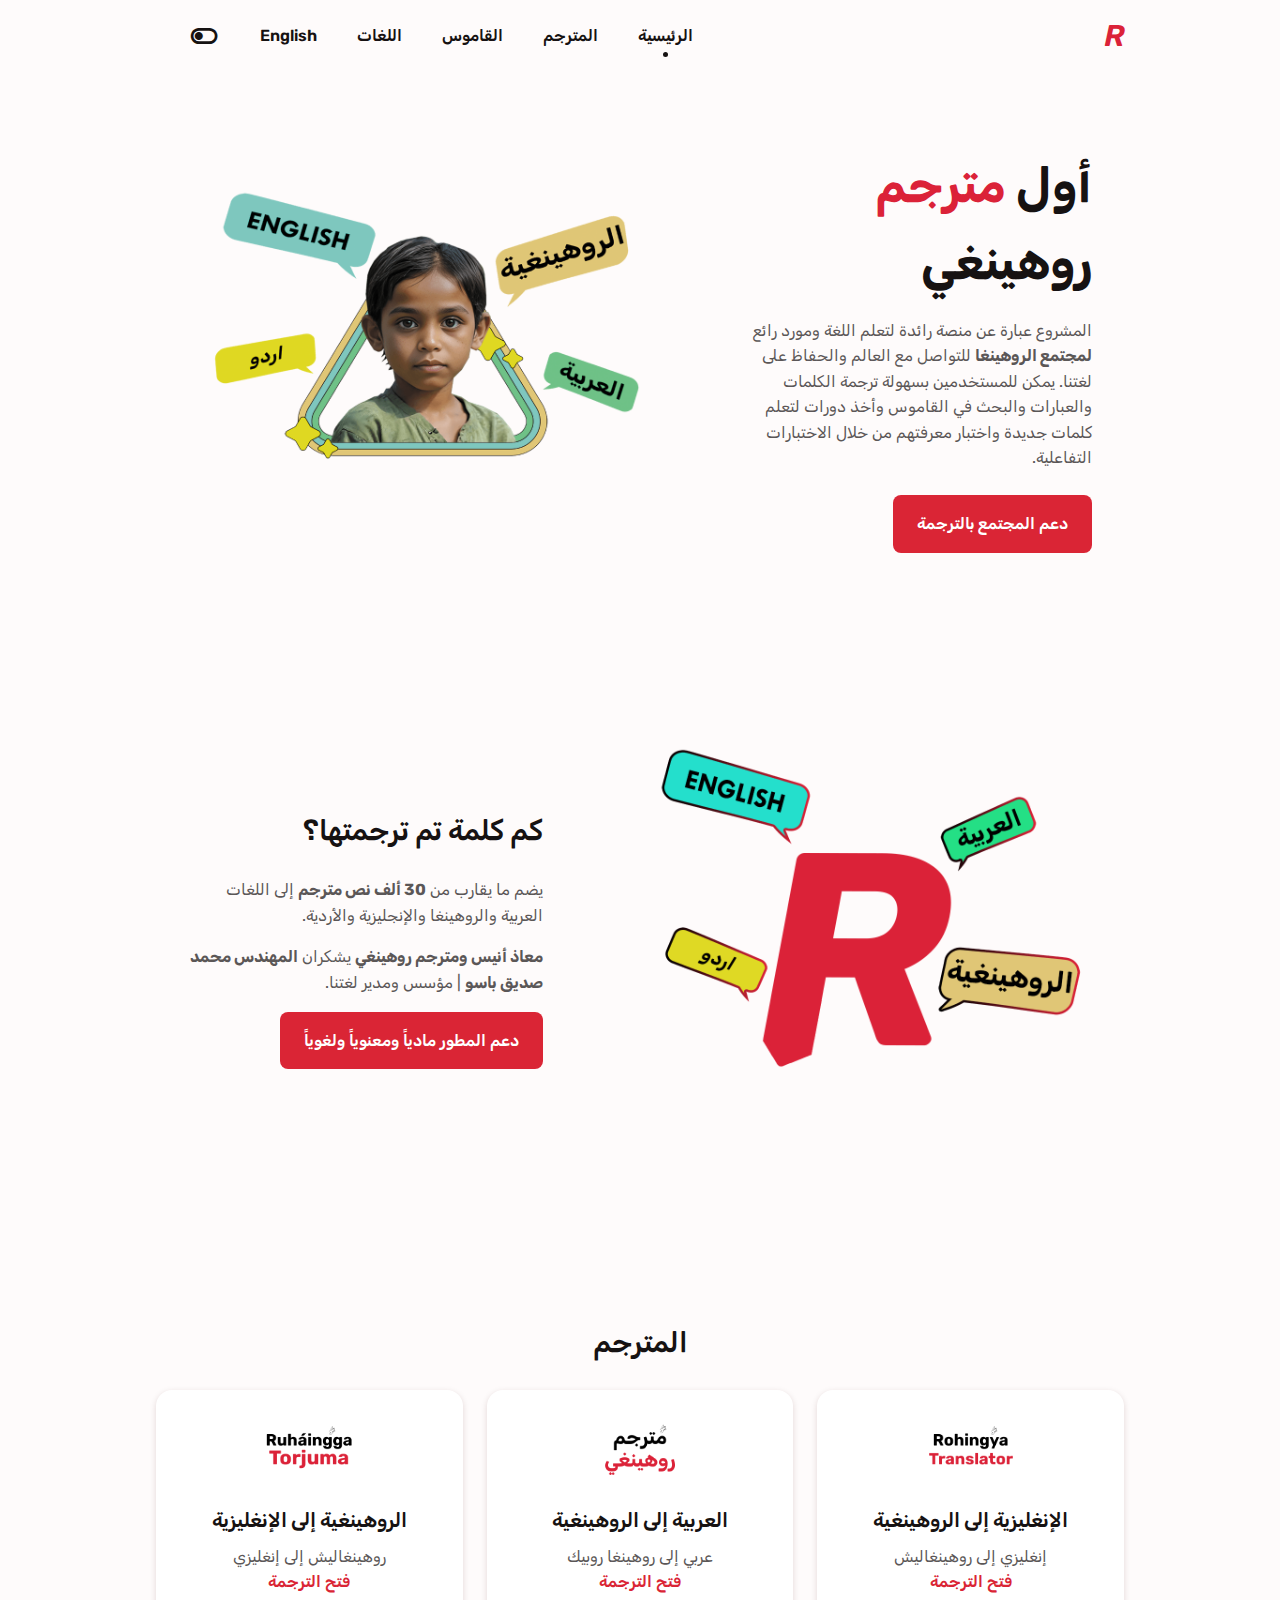
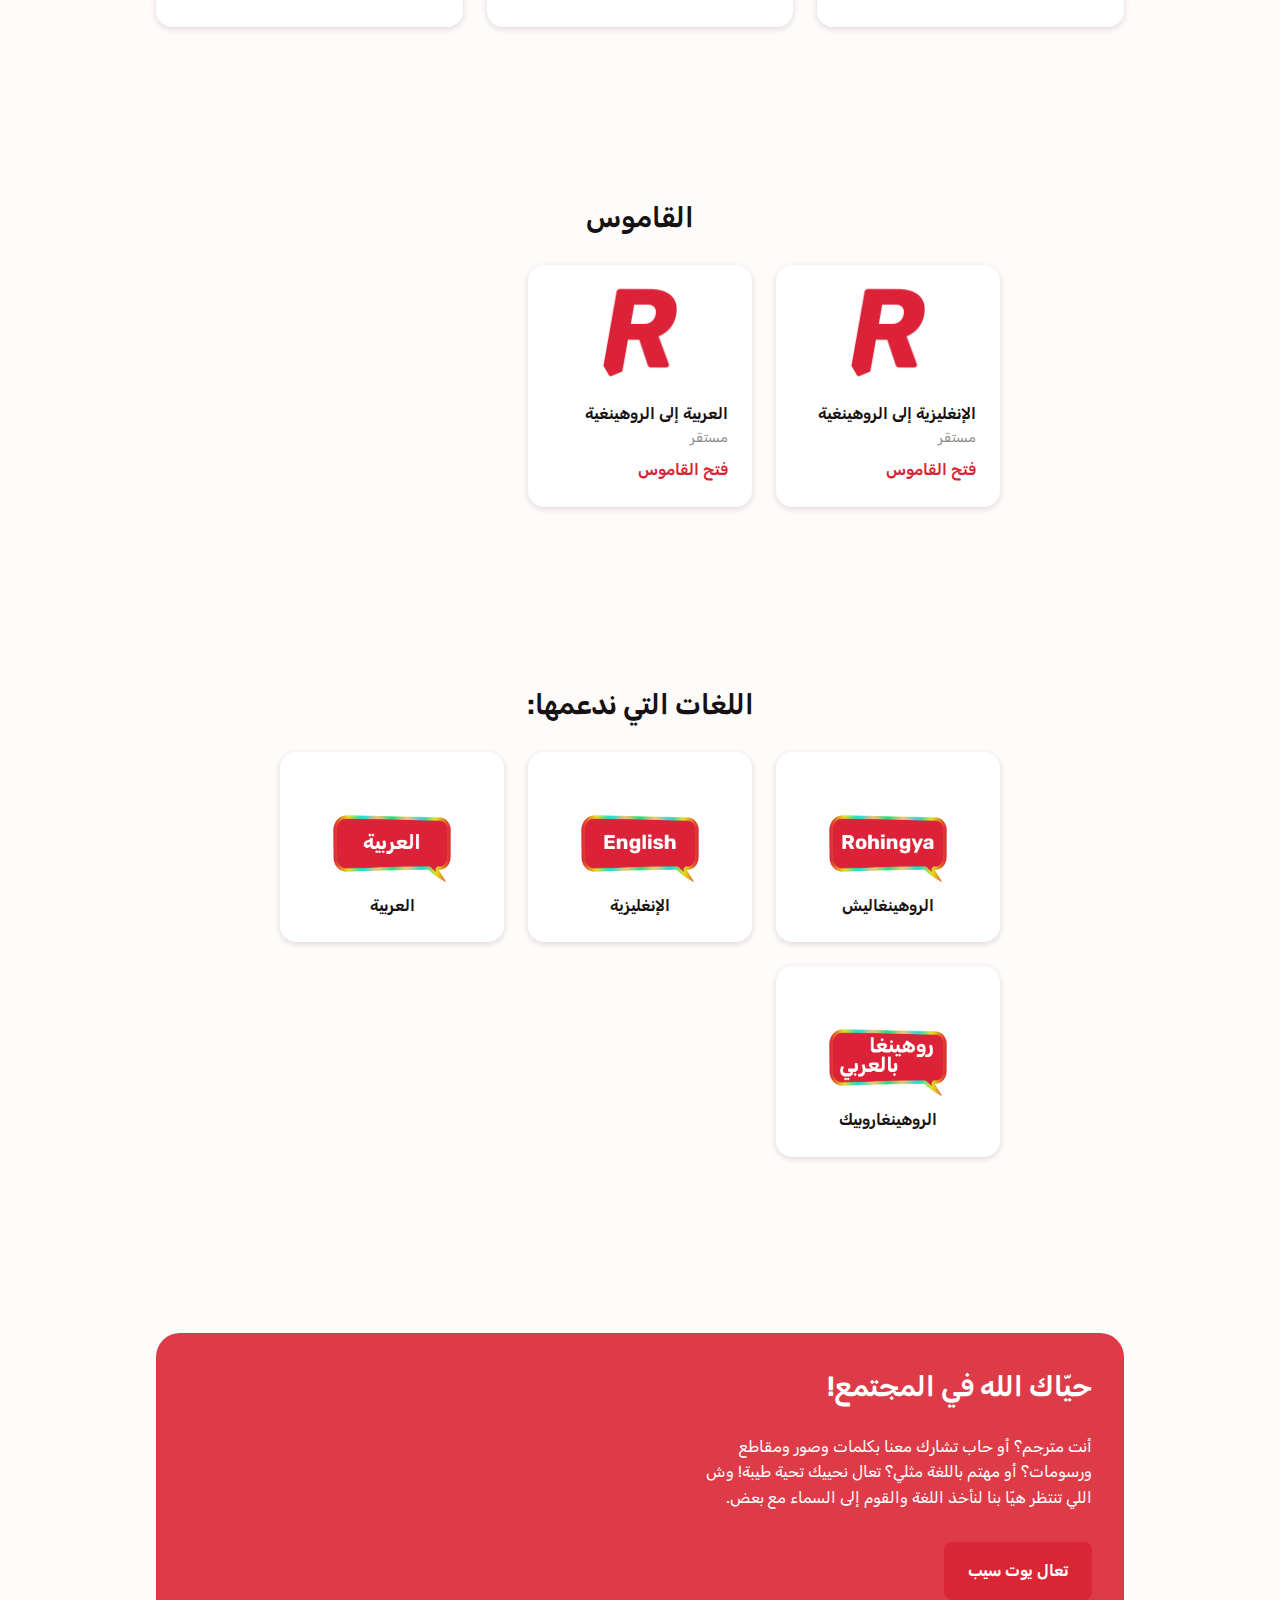
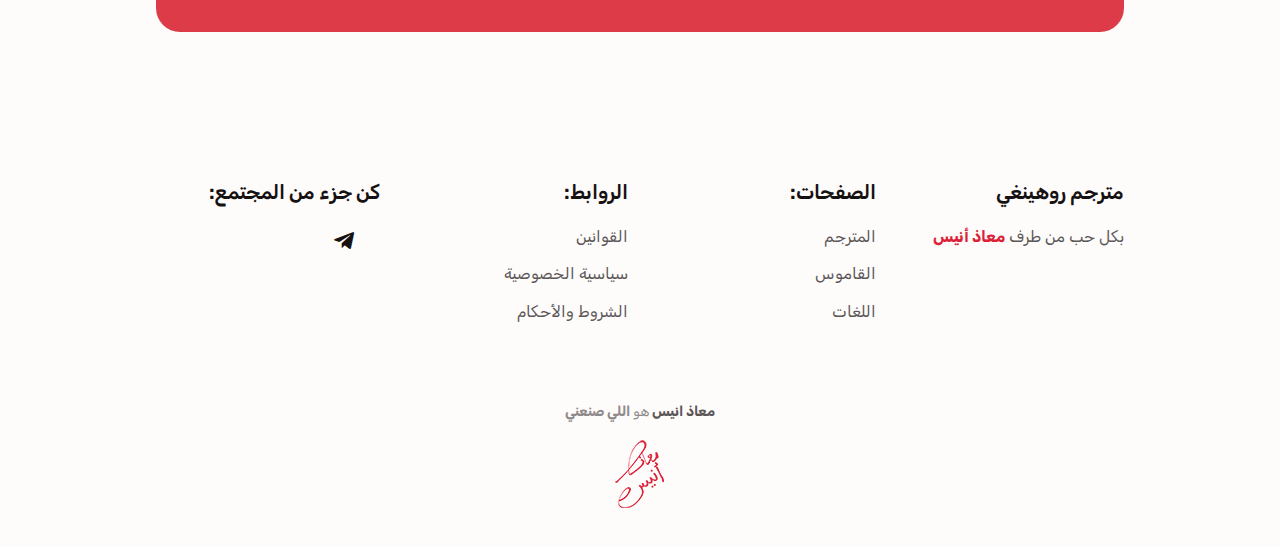
<file: index.html>
<!DOCTYPE html>
<html dir="rtl" class="ar">
<head>
<script type="application/ld+json">
{
    "@context": "http://schema.org/",
    "@type": "FAQPage",
    "mainEntity": [
{
    "@type": "Question",
    "name": "من هو مؤسس مترجم روهينغي؟",
    "acceptedAnswer": {
"@type": "Answer",
"text": "معاذ أنيس هو المؤسس والأب الروحي لهذا المترجم."
    }
},
{
    "@type": "Question",
    "name": "كم كلمة تم ترجمته؟",
    "acceptedAnswer": {
"@type": "Answer",
"text": "أكثر من 60 ألف كلمة، في اللغات التالية، روهينغاروبك وروهينغاليش وعربي وإنغليزي واردو وبنغالي."
    }
},
    {
     "@type": "Question",
    "name": "ما هو مفهوم روهينغاروبيك؟",
    "acceptedAnswer": {
"@type": "Answer",
"text": "لغة روهينغية مكتوبة باللغة العربية، مثل اللغة المكتوبة باللغة الإنغليزية التي تسمى بـ روهينغاليش."
    }
},
{
    "@type": "Question",
    "name": "هل هو مترجم فقط أم يشمل القاموس؟",
    "acceptedAnswer": {
"@type": "Answer",
"text": "نعم، هو مترجم ويشمل القاموس أيضاً."
    }
}
    ]
}
    </script>
    <script async src="https://pagead2.googlesyndication.com/pagead/js/adsbygoogle.js?client=ca-pub-7092235762125350"
     crossorigin="anonymous"></script>

<meta charset="UTF-8">
<meta name="viewport" content="width=device-width, initial-scale=1, maximum-scale=1, user-scalable=0, shrink-to-fit=no"/>
<!--========== BOX ICONS ==========-->
<link href='https://unpkg.com/boxicons@2.0.7/css/boxicons.min.css' rel='stylesheet'>
<meta name="google-site-verification" content="39eePsAFOLXQkU6x2En5pnILAkzaheoah15tqsEpBfc" />
<meta name="google-adsense-account" content="ca-pub-7092235762125350">
<meta name="description" content="أول مترجم روهينغي اركاني تم برمجته من قبل معاذ أنيس."/>
<meta name="author" content="معاذ أنيس"/>
<meta name="robots" content="index, follow"/>
<meta name="googlebot" content="index, follow"/>
<meta name="bingbot" content="index, follow"/>
<meta name="apple-mobile-web-app-title" content="مترجم روهينغي"/>
<meta name="application-name" content="مترجم روهينغي"/>
<meta name="theme-color" content="#ffffff"/>
<meta name="og:title" content="مترجم روهينغي - مورد عظيم"/>
<meta name="og:description" content="أول مترجم روهينغي اركاني تم برمجته من قبل معاذ أنيس."/>
<meta name="og:url" content="https://rohingya-translator.github.io/"/>
<meta property="og:image" content="assets/img/logosmall.png">
<meta name="og:site_name" content="مترجم وقاموس روهينغي"/>
<meta name="og:type" content="website"/>
<meta name="og:locale" content="ar_SA"/>
<meta name="twitter:title" content="مترجم وقاموس روهينغي"/>
<meta name="twitter:description" content="أول مترجم روهينغي اركاني تم برمجته من قبل معاذ أنيس."/>
<link rel="canonical" href="https://rohingya-translator.github.io/"/>
<link rel="apple-touch-icon" href="favicon/favicon.ico" type="image/png"/>
<link rel="manifest" href="favicon/manifest.json"/>
<link rel="shortcut icon" href="favicon/favicon.ico" type="image/x-icon"/>
<!--========== CSS ==========-->
<link rel="stylesheet" href="assets/css/styles.css">
<title>مترجم روهينغي</title>
<link rel="icon" href="assets/img/logo.png" type="image/x-icon">
    </head>
    <body>
<!--========== SCROLL TOP ==========-->
<a href="#" class="scrolltop" id="scroll-top"> <i class='bx bx-up-arrow-alt scrolltop__icon'></i> </a>
<!--========== HEADER ==========-->
<header class="l-header" id="header">
    <nav class="nav bd-container">
<a href="#" class="nav__logo" style="font-size: 30px;"><i><span style="color:#db2238;">R</span></i></a>
<div class="nav__menu" id="nav-menu">
    <ul class="nav__list">
<li class="nav__item">
    <a href="#home" class="nav__link active-link">الرئيسية</a>
</li>
<li class="nav__item">
    <a href="#translator" class="nav__link">المترجم</a>
</li>
<li class="nav__item">
    <a href="#Dictionary" class="nav__link">القاموس</a>
</li>
<li class="nav__item">
    <a href="#languages" class="nav__link">اللغات</a>
</li>
<li class="nav__item">
    <a href="en.html" class="nav__link">English</a>
     </li>
<!--<li class="nav__item">
    <a href="" class="nav__link">اردو (قريبا)</a>
</li>-->
<li>
    <i class="bx bx-toggle-left change-theme" id="theme-button"></i>
</li>
    </ul>
</div>
<div class="nav__toggle" id="nav-toggle">
    <i class='bx bx-grid-alt'></i>
</div>
    </nav>
</header>
<main class="l-main">


    <!-- modal
    <div id="modal" class="modal">
<div class="modal-content">
<div class="modal-header">
<span class="close-button" id="close-button">&times;</span>
<h2>Notification - إشعار - نوٹس</h2>
</div>
<div class="modal-body">
<p>السلام عليكم</p>
<p>يتم إضافة جمل جاهزة ومركبة</p>
<p>تم تحديث القاموس يرجى زيارة القاموس</p>
<p>والتحديثات مستمرة، وعند الإنتهاء من أي تحديث سيتم إشعارك</p>
<br/>
<p>السلام علیکم</p>
<p>تیار اور مرکب جملے شامل کیے جا رہے ہیں</p>
<p>قاموس کو اپ ڈیٹ کر دیا گیا ہے، براہ کرم قاموس ملاحظہ کریں</p>
<p>یہ اپ ڈیٹس جاری ہیں، اور کسی بھی اپ ڈیٹ کے مکمل ہونے پر آپ کو مطلع کیا جائے گا۔</p>
<br/>
<p>Assalamu Alaikum</p>
<p>Pre-made and composed sentences are being added</p>
<p>The dictionary has been updated, please visit the dictionary</p>
<p>Updates are ongoing, and you will be notified upon completion of any updates</p>
</div>
<div class="modal-footer">
<p>التحديثات تبدأ من اليوم الأثنين بتاريخ 1446 محرم 9</p>
</br>
<a href="https://t.me/rohingya_translator" target="_blank" class="button">دعم المجتمع بالترجمة</a>
</div>
</div>
</div> -->
    <!--========== HOME ==========-->
    <section class="home" id="home">
<div class="home__container bd-container bd-grid">
    <div class="home__img">
<img src="assets/img/main.png" alt="logo">
    </div>
    <div class="home__data">
<h1 class="home__title">أول&nbsp;<span style="color:#db2238;">مترجم</span> روهينغي</h1>
<p class="home__description">المشروع عبارة عن منصة رائدة لتعلم اللغة ومورد رائع <b>لمجتمع الروهينغا</b> للتواصل مع العالم والحفاظ على لغتنا. يمكن للمستخدمين بسهولة ترجمة الكلمات والعبارات والبحث في القاموس وأخذ دورات لتعلم كلمات جديدة واختبار معرفتهم من خلال الاختبارات التفاعلية.</p>
<a href="https://t.me/rohingya_translator" target="_blank" class="button">دعم المجتمع بالترجمة</a>
    </div>
</div>
    </section>
    <!--========== SHARE ==========-->
    <section class="share section bd-container" id="share">
<div class="share__container bd-grid">
    <div class="share__data">
<h2 class="section-title-center">كم كلمة تم ترجمتها؟</h2>
<p class="share__description">يضم ما يقارب من <b>30 ألف نص مترجم</b> إلى اللغات العربية والروهينغا والإنجليزية والأردية.</p>
<p class="share__description"><b>معاذ أنيس ومترجم روهينغي</b>&nbsp;يشكران&nbsp;<b>المهندس محمد صديق باسو</b> | مؤسس ومدير لغتنا.</p>
<a href="https://t.me/moaz_anis" target="_blank" class="button">دعم المطور مادياً ومعنوياً ولغوياً</a>
    </div>
    <div class="share__img">
<img src="assets/img/logo.png" alt="programmer">
    </div>
</div>
    </section>
    <!--========== DECORATION ==========-->
    <section class="decoration section bd-container" id="translator">
<h2 class="section-title">المترجم</h2>
<div class="decoration__container bd-grid">
    <div class="decoration__data">
<img src="assets/img/english.png" alt="English" class="decoration__img">
<h3 class="decoration__title">الإنغليزية إلى الروهينغية</h3>
<li style="list-style-type: none;">إنغليزي إلى روهينغاليش</li>
<a href="translatorEn2Ro.html" class="button button-link">فتح الترجمة</a>
    </div>
    <div class="decoration__data">
<img src="assets/img/arabic.png" alt="Arabic" class="decoration__img">
<h3 class="decoration__title">العربية إلى الروهينغية</h3>
<li style="list-style-type: none;">عربي إلى روهينغا روبيك</li>
<a href="translatorAr2Ro.html" class="button button-link">فتح الترجمة</a>
    </div>
    <div class="decoration__data">
<img src="assets/img/rohingya1.png" alt="Ruhaingga" class="decoration__img">
<h3 class="decoration__title">الروهينغية إلى الإنغليزية</h3>
<li style="list-style-type: none;">روهينغاليش إلى إنغليزي</li>
<a href="translatorRo2En.html" class="button button-link">فتح الترجمة</a>
    </div>
</div>
<br>
<!--<div class="decoration__container bd-grid">
    <div class="decoration__data">
<img src="assets/img/logosmall.png" alt="Rohingya" class="decoration__img">
<h3 class="decoration__title">الروهينغية إلى العربية</h3>
<li style="list-style-type: none;">روهينغا روبيك إلى عربي</li>
<a href="" class="button button-link">قريبا</a>
    </div>
    <div class="decoration__data">
<img src="assets/img/logosmall.png" alt="Urdu" class="decoration__img">
<h3 class="decoration__title">الأردو إلى الروهينغية</h3>
<li style="list-style-type: none;">اردو إلى روهينغا روبيك</li>
<a href="" class="button button-link">قريبا</a>
    </div>
    <div class="decoration__data">
<img src="assets/img/logosmall.png" alt="Bangali" class="decoration__img">
<h3 class="decoration__title">البنغالية إلى الروهينغية</h3>
<li style="list-style-type: none;">بنغالي إلى روهينغي</li>
<a href="" class="button button-link">قريبا</a>
    </div>
</div>-->
    </section>
    <!--========== ACCESSORIES ==========-->
    <section class="accessory section bd-container" id="Dictionary">
<h2 class="section-title">القاموس</h2>
<div class="accessory__container bd-grid">
    <div class="accessory__content">
<img src="assets/img/logosmall.png" alt="English Dictionary" class="accessory__img">
<h3 class="accessory__title">الإنغليزية إلى الروهينغية</h3>
<span class="accessory__category">مستقر</span>
<a href="dictionaryEn2Ro.html" class="button button-link">فتح القاموس</a>
    </div>
    <div class="accessory__content">
<img src="assets/img/logosmall.png" alt="Arabic Dictionary" class="accessory__img">
<h3 class="accessory__title">العربية إلى الروهينغية</h3>
<span class="accessory__category">مستقر</span>
<a href="dictionaryAr2Ro.html" class="button button-link">فتح القاموس</a>
    </div>
    <!--<div class="accessory__content">
<img src="assets/img/logosmall.png" alt="Urdu Dictionary" class="accessory__img">
<h3 class="accessory__title">الأردو إلى الروهينغية</h3>
<span class="accessory__category">قريبا</span>
    </div> -->
</div>
    </section>
    <!-- Pembayaran -->
    <section class="accessory section bd-container" id="languages">
<h2 class="section-title">اللغات التي ندعمها:</h2>
<div class="accessory__container bd-grid">
    <div class="accessory__content">
<img src="assets/img/rsmall.png" alt="Rohingyalish" style="padding-top: 50px;" class="accessory__img">
<h3 class="accessory__title" style="text-align: center;">الروهينغاليش</h3>
    </div>
    <div class="accessory__content">
<img src="assets/img/esmall.png" alt="English" style="padding-top: 50px;" class="accessory__img">
<h3 class="accessory__title" style="text-align: center;">الإنغليزية</h3>
    </div>
    <div class="accessory__content">
<img src="assets/img/asmall.png" alt="Arabic" style="padding-top: 50px;" class="accessory__img">
<h3 class="accessory__title" style="text-align: center;">العربية</h3>
    </div>
    <div class="accessory__content">
<img src="assets/img/rasmall.png" alt="Rohingya Rubik" style="padding-top: 50px;" class="accessory__img">
<h3 class="accessory__title" style="text-align: center;">الروهينغاروبيك</h3>
    </div>
    <!--<div class="accessory__content">
<img src="assets/img/usmall.png" alt="Urdu" style="padding-top: 50px;" class="accessory__img">
<h3 class="accessory__title" style="text-align: center;">الأردو (قريبا)</h3>
    </div>
    <div class="accessory__content">
<img src="assets/img/bsmall.png" alt="Bengali" style="padding-top: 50px;" class="accessory__img">
<h3 class="accessory__title" style="text-align: center;">البنغالية (قريبا)</h3>
    </div> -->
</div>
    </section>
    <!--========== fAQ ==========-->
    <section class="send section" id="faq">
<div class="send__container bd-container bd-grid">
    <div class="send__content">
<h2 class="section-title-center send__title">حيّاك الله في المجتمع!</h2>
<p class="send__description">أنت مترجم؟ أو حاب تشارك معنا بكلمات وصور ومقاطع ورسومات؟ أو مهتم باللغة مثلي؟ تعال نحييك تحية طيبة! وش اللي تنتظر هيّا بنا لنأخذ اللغة والقوم إلى السماء مع بعض.</p>
<a href="https://t.me/rohingya_translator" target="_blank" class="button">تعال يوت سيب</a>
    </div>
    <!--<div class="send__img">
<img src="assets/img/main.png" alt="Moaz Anis">
    </div>-->
</div>
    </section>

</main>
<!--========== FOOTER ==========-->
<footer class="footer section">
    <div class="footer__container bd-container bd-grid">
<div class="footer__content">
    <h3 class="footer__title"> <a href="#" class="footer__logo">مترجم روهينغي</a> </h3>
    <p class="footer__description">بكل حب من طرف <span style="color:#db2238;"><b>معاذ أنيس</b></span></p>
</div>
<div class="footer__content">
    <h3 class="footer__title">الصفحات:</h3>
    <ul>
<li>
    <a href="#translator" class="footer__link">المترجم</a>
</li>
<li>
    <a href="#Dictionary" class="footer__link">القاموس</a>
</li>
<li>
    <a href="#languages" class="footer__link">اللغات</a>
</li>
    </ul>
</div>
<div class="footer__content">
    <h3 class="footer__title">الروابط:</h3>
    <ul>
<li>
    <a href="privacy-policy.html#rules" class="footer__link">القوانين</a>
</li>
<li>
    <a href="privacy-policy.html#privacy" class="footer__link">سياسية الخصوصية</a>
</li>
<li>
    <a href="privacy-policy.html#tos" class="footer__link">الشروط والأحكام</a>
</li>
    </ul>
</div>
<div class="footer__content">
    <h3 class="footer__title">كن جزء من المجتمع:</h3>
    <a href="https://t.me/rohingya_translator" target="_blank" class="footer__social" title="قروب المجتمع"><i class='bx bxl-telegram'></i></a>
</div>
    </div>
    <p class="footer__copy"><a href="https://t.me/moaz_anis" class="footer__link" title="تيلغرام المبرمج"><b>معاذ انيس</b></a> هو <b>اللي صنعني</b></p>
    <div class="smalllogo animationya">
<img src="assets/img/moath.png" alt="Moaz Anis">
    </div>
</footer>
<!--========== SCROLL REVEAL ==========
<script src="https://unpkg.com/scrollreveal"></script>-->
<!--========== MAIN JS ==========-->
<script src="assets/js/main.js"></script>
<script src="assets/alert/alert.js"></script>
    </body>
</html>
</file>
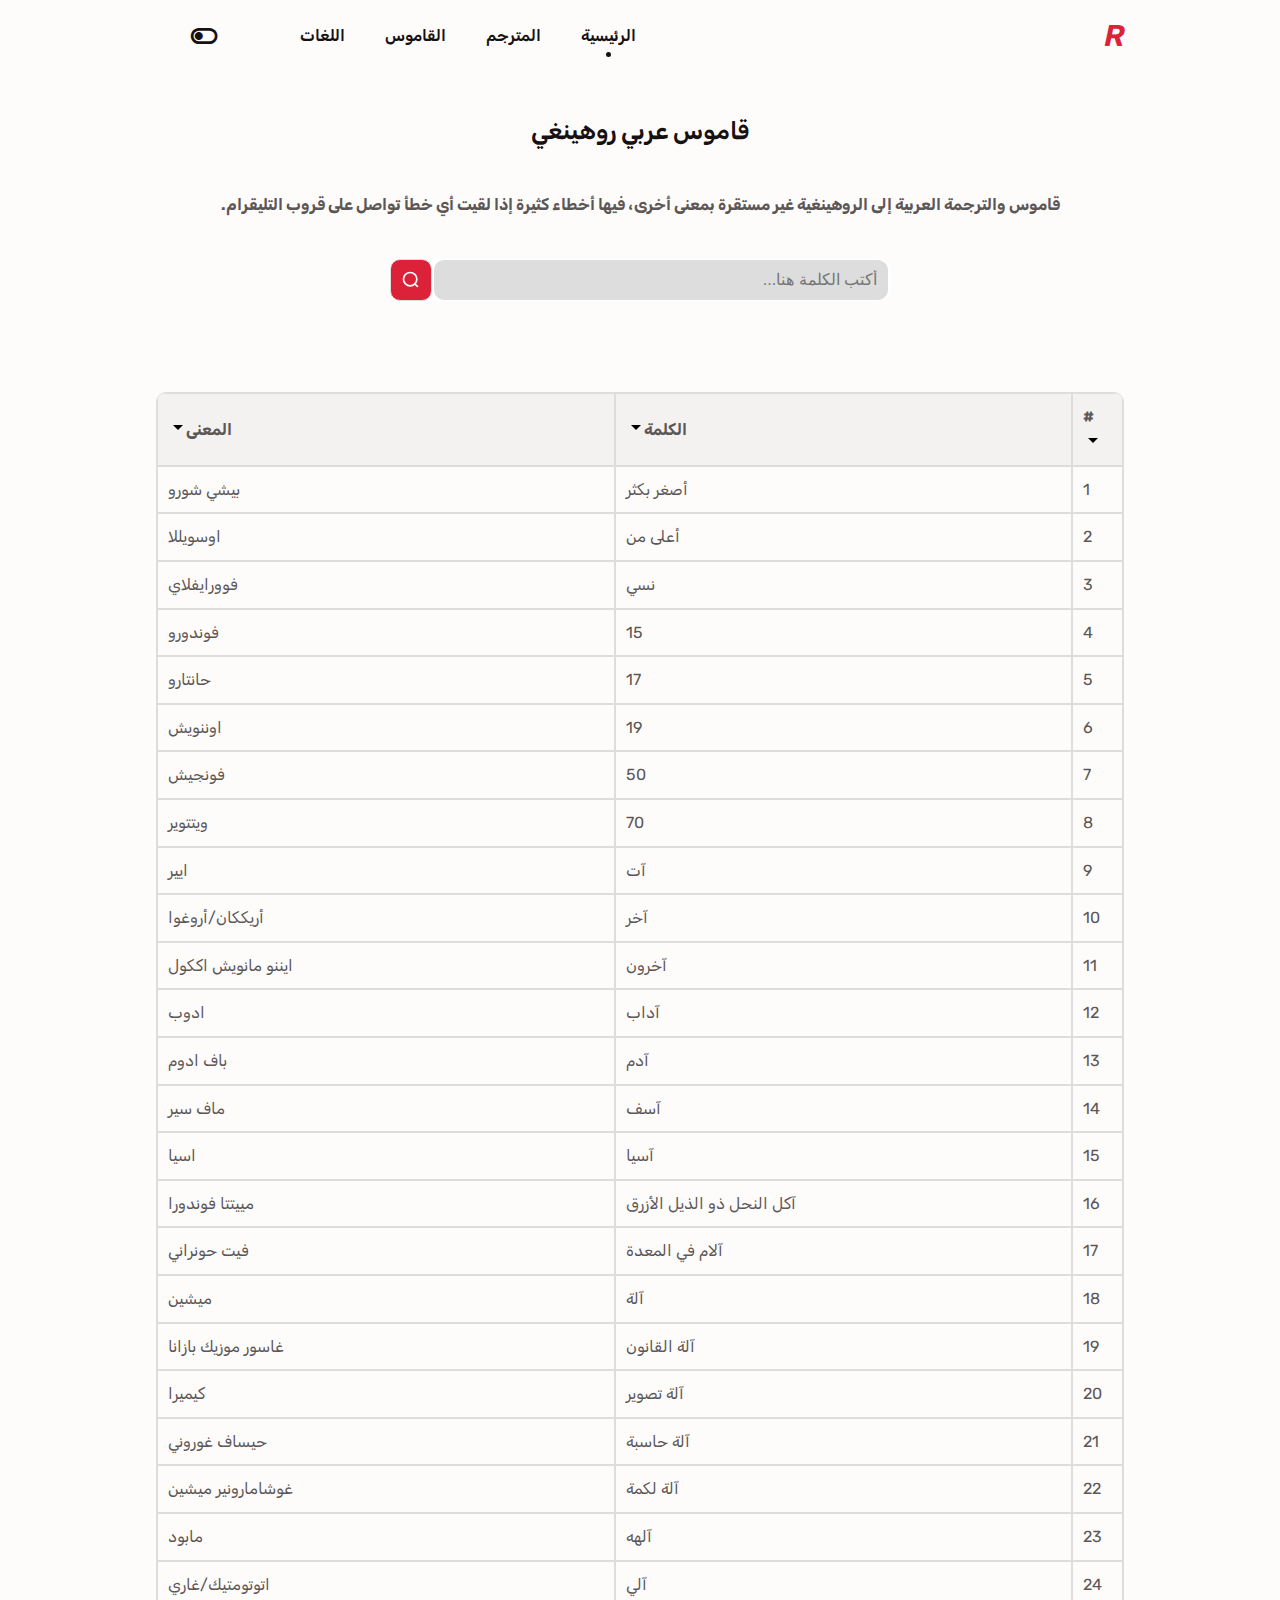
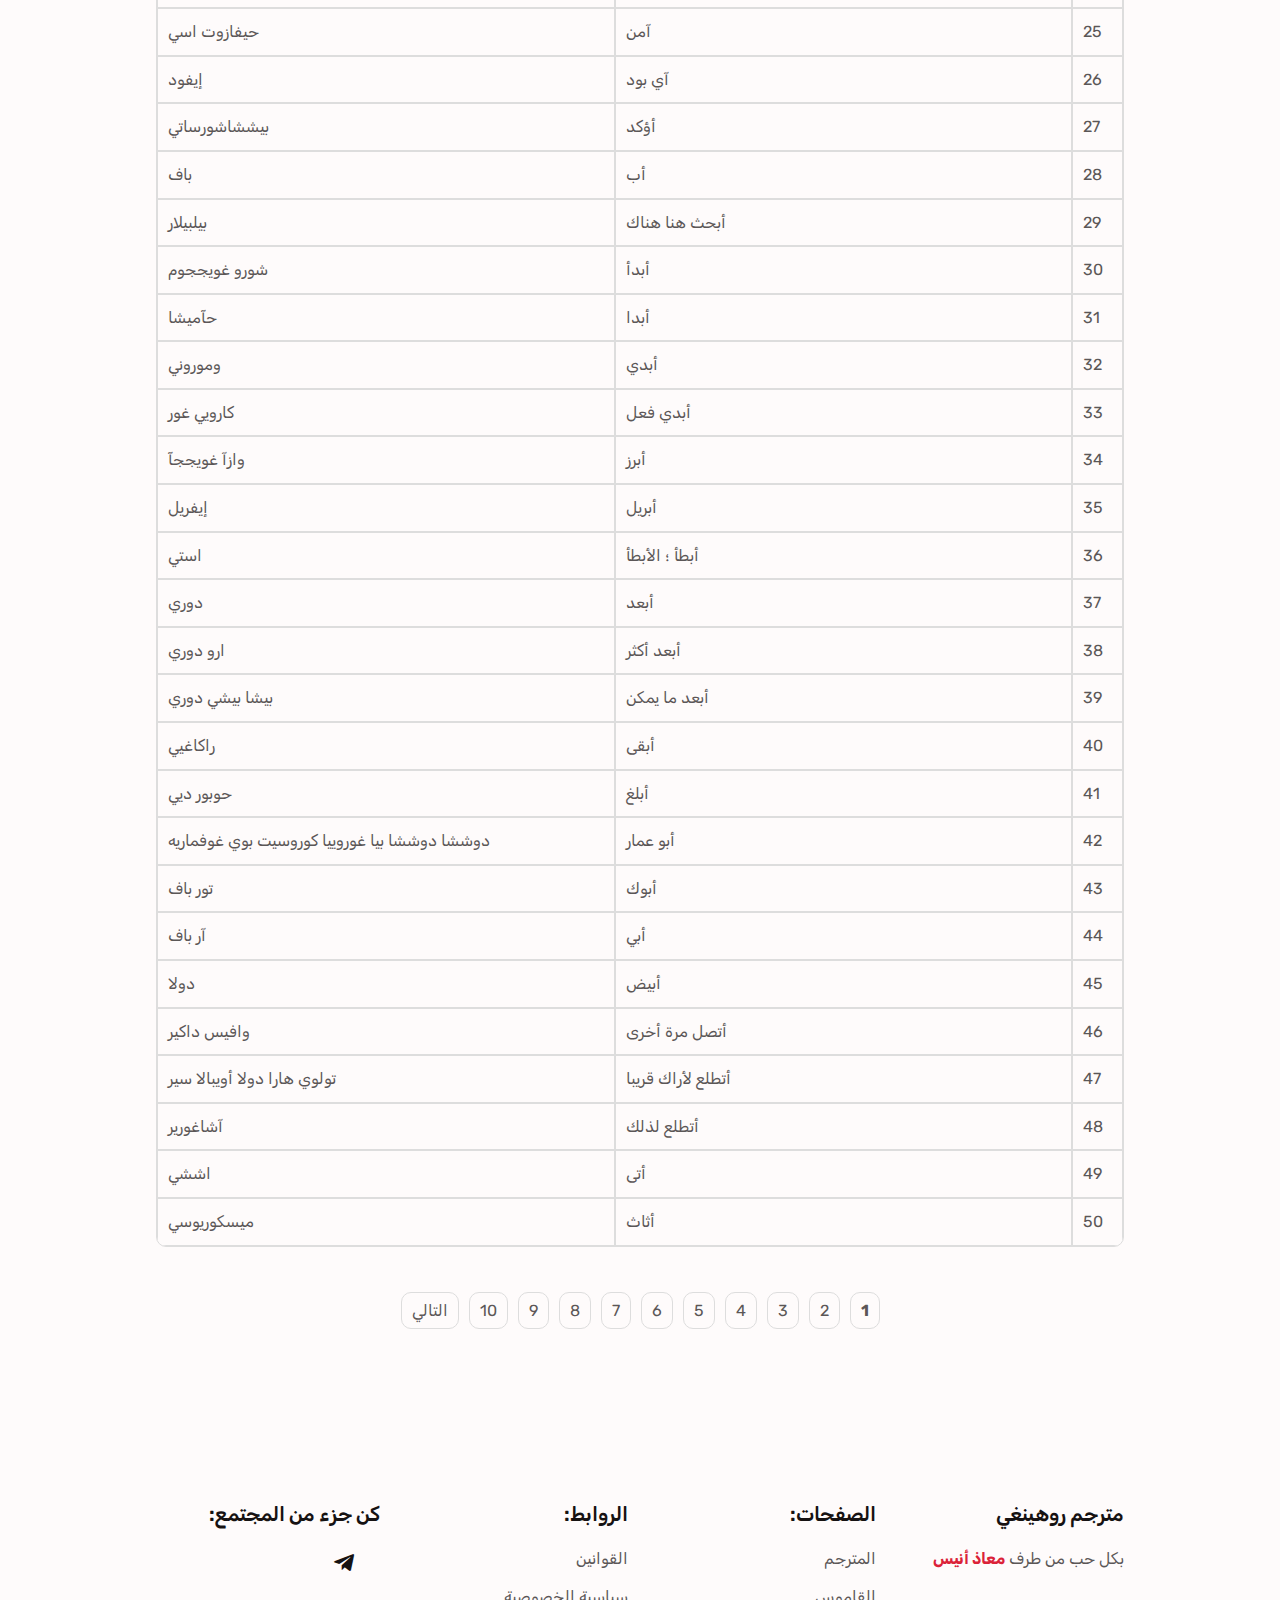
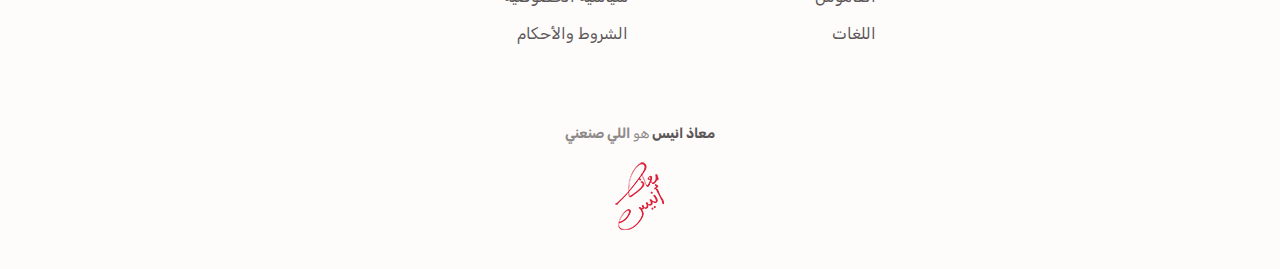
<file: dictionaryAr2Ro.html>
<!DOCTYPE html>
<html dir="rtl">
<head>
<script async src="https://pagead2.googlesyndication.com/pagead/js/adsbygoogle.js?client=ca-pub-7092235762125350"
     crossorigin="anonymous"></script>
<meta charset="UTF-8">
<meta name="viewport" content="width=device-width, initial-scale=1, maximum-scale=1, user-scalable=0, shrink-to-fit=no"/> 
<!--========== BOX ICONS ==========-->
<link href='https://unpkg.com/boxicons@2.0.7/css/boxicons.min.css' rel='stylesheet'>
<meta name="description" content="مترجم روهينغي هو أول مترجم روهينغي اركاني تم برمجته من قبل معاذ أنيس."/>
<meta name="keywords" content="روهينغي, ترجمة, بورما, اللغة, الأركان, ميانمار"/>
<meta name="author" content="معاذ أنيس"/>
<meta name="apple-mobile-web-app-title" content="مترجم روهينغي"/>
<meta name="application-name" content="مترجم روهينغي"/>
<meta name="theme-color" content="#ffffff"/>
<meta name="og:title" content="مترجم روهينغي - مورد عظيم"/>
<meta name="og:description" content="مترجم روهينغي هو أول مترجم روهينغي اركاني تم برمجته من قبل معاذ أنيس."/>
<meta name="og:url" content="https://rohingya-translator.github.io/"/>
<meta name="og:site_name" content="مترجم وقاموس روهينغي"/>
<meta name="og:type" content="website"/>
<meta name="og:locale" content="ar_SA"/>
<meta name="twitter:title" content="مترجم وقاموس روهينغي"/>
<meta name="twitter:description" content="مترجم روهينغي هو أول مترجم روهينغي اركاني تم برمجته من قبل معاذ أنيس."/>
<link rel="canonical" href="https://rohingya-translator.github.io/"/>
<link rel="apple-touch-icon" href="favicon/favicon.ico" type="image/png"/>
<link rel="manifest" href="favicon/manifest.json"/>
<link rel="shortcut icon" href="favicon/favicon.ico" type="image/x-icon"/>
<!--========== CSS ==========-->
<link rel="stylesheet" href="assets/css/styles.css">
<title>قاموس العربي الروهينغي</title>
<link rel="icon" href="assets/img/logo.png" type="image/x-icon">
</head>
<body>
<!--========== SCROLL TOP ==========-->
<a href="#" class="scrolltop" id="scroll-top"> <i class='bx bx-up-arrow-alt scrolltop__icon'></i> </a>
<!--========== HEADER ==========-->
<header class="l-header" id="header">
<nav class="nav bd-container">
<a href="#" class="nav__logo" style="font-size: 30px;"><i><span style="color:#db2238;">R</span></i></a>
<div class="nav__menu" id="nav-menu">
<ul class="nav__list">
<li class="nav__item">
<a href="/ar/" class="nav__link active-link">الرئيسية</a>
</li>
<li class="nav__item">
<a href="index.html#translator" class="nav__link">المترجم</a>
</li>
<li class="nav__item">
<a href="index.html#Dictionary" class="nav__link">القاموس</a>
</li>
<li class="nav__item">
<a href="index.html#languages" class="nav__link">اللغات</a>
</li>
<li class="nav__item">
<!--<a href="index.html" class="nav__link">English</a>-->
</li>
<li>
<i class="bx bx-toggle-left change-theme" id="theme-button"></i>
</li>
</ul>
</div>
<div class="nav__toggle" id="nav-toggle">
<i class='bx bx-grid-alt'></i>
</div>
</nav>
</header>
<main class="l-main">
<!--========== HOME ==========-->
<section class="share section bd-container" id="rules">

<div class="container1 container1_mybtn">
<h2>قاموس عربي روهينغي</h2>
<h4>قاموس والترجمة العربية إلى الروهينغية غير مستقرة بمعنى أخرى، فيها أخطاء كثيرة إذا لقيت أي خطأ تواصل على قروب التليقرام.</h4>
 
<div class="search-container">
<input type="text" class="search-input" id="search-input" placeholder="أكتب الكلمة هنا...">
<button class="search-button" onclick="searchDictionary()">
<svg class="search-icon" xmlns="http://www.w3.org/2000/svg" viewBox="0 0 24 24" fill="none" stroke="currentColor" stroke-width="2" stroke-linecap="round" stroke-linejoin="round"><circle cx="11" cy="11" r="8"/><line x1="21" y1="21" x2="16.65" y2="16.65"/></svg>
</button>
</div>
<br></br>

<table id="results-table">
<thead>
<tr>
<th class="sortable" onclick="sortTable('number')"># <svg viewBox="0 0 10 10"><path d="M0 0 L5 5 L10 0 Z"></path></svg></th>
<th class="sortable" onclick="sortTable('wd')">الكلمة <svg viewBox="0 0 10 10"><path d="M0 0 L5 5 L10 0 Z"></path></svg></th>
<th class="sortable" onclick="sortTable('df')">المعنى <svg viewBox="0 0 10 10"><path d="M0 0 L5 5 L10 0 Z"></path></svg></th>
</tr>
</thead>
<tbody>
</tbody>
</table>


<div id="pagination"></div>
</div>
</section>
<!--========== FOOTER ==========-->
<footer class="footer section">
<div class="footer__container bd-container bd-grid">
<div class="footer__content">
<h3 class="footer__title"> <a href="#" class="footer__logo">مترجم روهينغي</a> </h3>
<p class="footer__description">بكل حب من طرف&nbsp;<span style="color:#db2238;"><b>معاذ أنيس</b></span></p>
</div>
<div class="footer__content">
<h3 class="footer__title">الصفحات:</h3>
<ul>
<li>
<a href="index.html#translator" class="footer__link">المترجم</a>
</li>
<li>
<a href="index.html#Dictionary" class="footer__link">القاموس</a>
</li>
<li>
<a href="index.html#languages" class="footer__link">اللغات</a>
</li>
</ul>
</div>
<div class="footer__content">
<h3 class="footer__title">الروابط:</h3>
<ul>
<li>
<a href="privacy-policy.html" class="footer__link">القوانين</a>
</li>
<li>
<a href="privacy-policy.html" class="footer__link">سياسية الخصوصية</a>
</li>
<li>
<a href="privacy-policy.html" class="footer__link">الشروط والأحكام</a>
</li>
</ul>
</div>
<div class="footer__content">
<h3 class="footer__title">كن جزء من المجتمع:</h3>
<a href="https://t.me/rohingya_translator" target="_blank" class="footer__social"><i class='bx bxl-telegram'></i></a>
</div>
</div>
<p class="footer__copy"><a href="https://t.me/moaz_anis" class="footer__link"><b>معاذ انيس</b></a> هو <b>اللي صنعني</b></p>
<div class="smalllogo animationya">
<img src="assets/img/moath.png">
</div>
</footer>
<!--========== MAIN JS ==========-->
<script src="assets/js/main.js"></script>
<script src="assets/dictionary/ar2ro.js"></script>

</body>
</html>
</file>
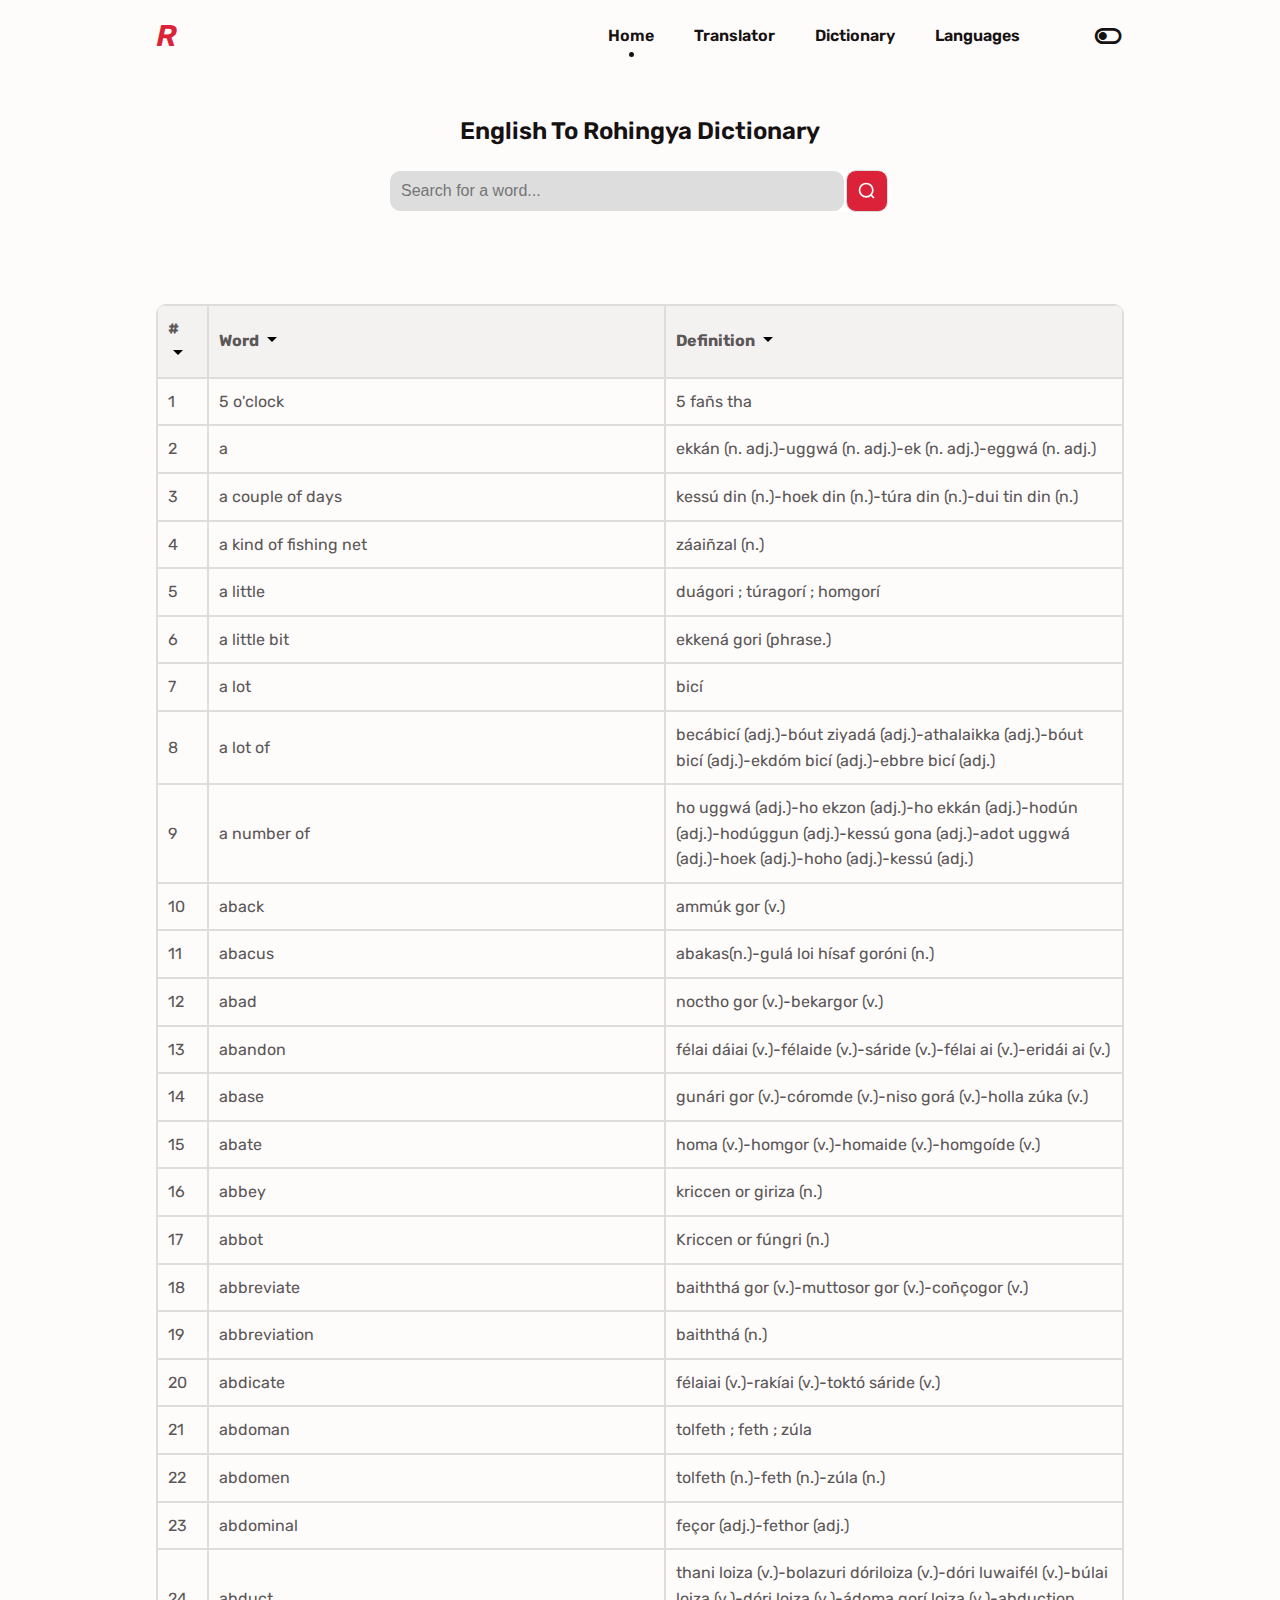
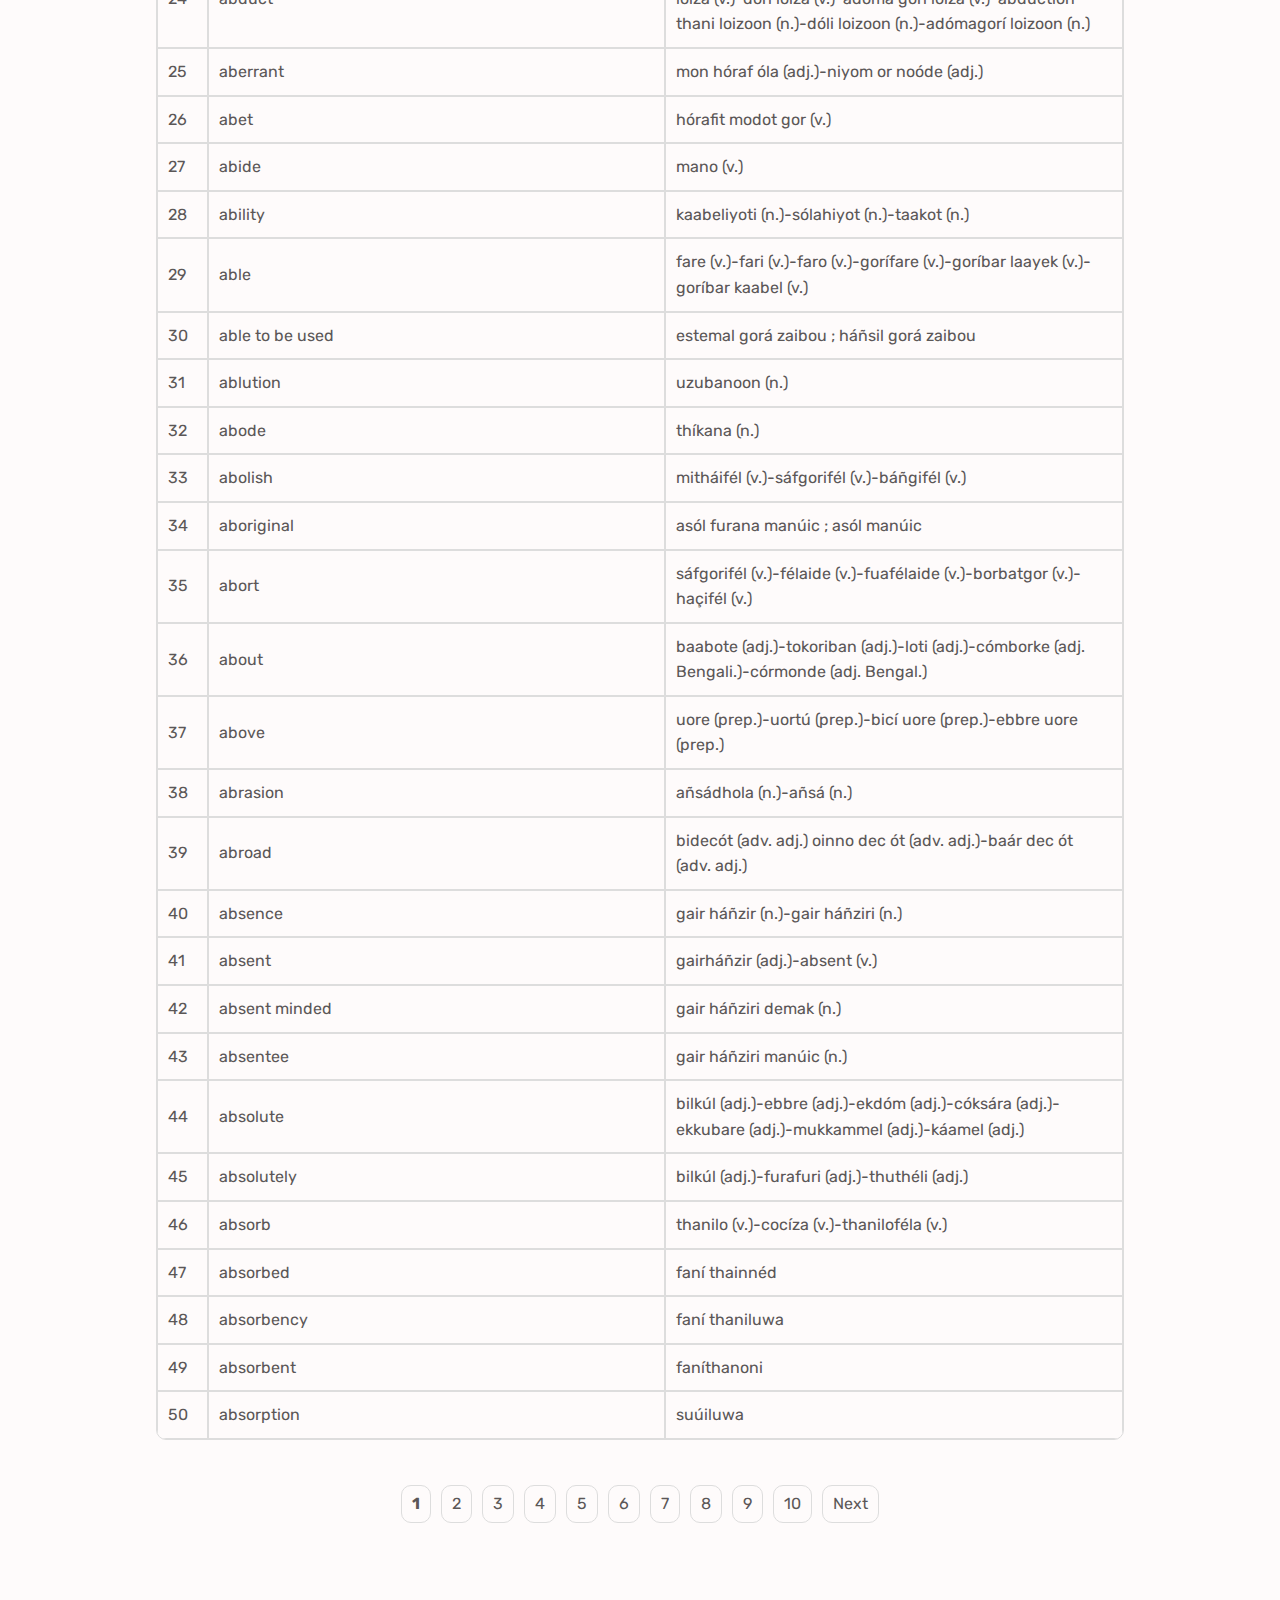
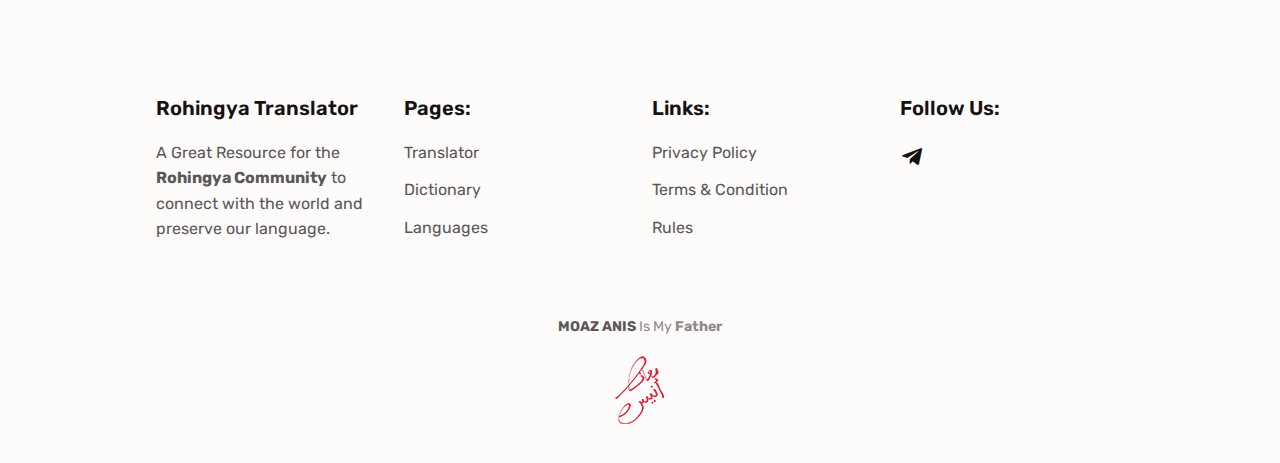
<file: dictionaryEn2Ro.html>
<!DOCTYPE html>
<html lang="en">
<head>
 <script async src="https://pagead2.googlesyndication.com/pagead/js/adsbygoogle.js?client=ca-pub-7092235762125350"
     crossorigin="anonymous"></script>
<meta charset="UTF-8">
<meta name="viewport" content="width=device-width, initial-scale=1, maximum-scale=1, user-scalable=0, shrink-to-fit=no"/> 
<!--========== BOX ICONS ==========-->
<link href='https://unpkg.com/boxicons@2.0.7/css/boxicons.min.css' rel='stylesheet'>
<meta name="description" content="A Great Resource for the Rohingya Community to connect with the world and preserve our language."/>
<meta name="keywords" content="rohingya, translator, arakan, language, burma, myanmmar"/>
<meta name="author" content="Moaz Anis"/>
<meta name="robots" content="index, follow"/>
<meta name="googlebot" content="index, follow"/>
<meta name="bingbot" content="index, follow"/>
<meta name="apple-mobile-web-app-title" content="Rohingya Translator"/>
<meta name="application-name" content="Rohingya Translator"/>
<meta name="theme-color" content="#ffffff"/>
<meta name="og:title" content="Rohingya Translator - Great Resource"/>
<meta name="og:description" content="A Great Resource for the Rohingya Community to connect with the world and preserve our language."/>
<meta name="og:url" content="https://rohingya-translator.github.io/"/>
<meta property="og:image" content="assets/img/logosmall.png">
<meta name="og:site_name" content="Rohingya Translator & Dictionary"/>
<meta name="og:type" content="website"/>
<meta name="og:locale" content="en_US"/>
<meta name="twitter:title" content="Rohingya Translator & Dictionary"/>
<meta name="twitter:description" content="A Great Resource for the Rohingya Community to connect with the world and preserve our language."/>
<link rel="canonical" href="https://rohingya-translator.github.io/"/>
<link rel="apple-touch-icon" href="favicon/favicon.ico" type="image/png"/>
<link rel="manifest" href="favicon/manifest.json"/>
<link rel="shortcut icon" href="favicon/favicon.ico" type="image/x-icon"/>
<!--========== CSS ==========-->
<link rel="stylesheet" href="assets/css/styles.css">
<title>English To Rohingya Dictionary</title>
<link rel="icon" href="assets/img/logo.png" type="image/x-icon">
</head>
<body>
<!--========== SCROLL TOP ==========-->
<a href="#" class="scrolltop" id="scroll-top"> <i class='bx bx-up-arrow-alt scrolltop__icon'></i> </a>
<!--========== HEADER ==========-->
<header class="l-header" id="header">
<nav class="nav bd-container">
<a href="#" class="nav__logo" style="font-size: 30px;"><i><span style="color:#db2238;">R</span></i></a>
<div class="nav__menu" id="nav-menu">
<ul class="nav__list">
<li class="nav__item">
<a href="/en.html" class="nav__link active-link">Home</a>
</li>
<li class="nav__item">
<a href="index.html#translator" class="nav__link">Translator</a>
</li>
<li class="nav__item">
<a href="index.html#Dictionary" class="nav__link">Dictionary</a>
</li>
<li class="nav__item">
<a href="index.html#languages" class="nav__link">Languages</a>
</li>
<li class="nav__item">
<!--<a href="index.html" class="nav__link">English</a>-->
</li>
<li>
<i class="bx bx-toggle-left change-theme" id="theme-button"></i>
</li>
</ul>
</div>
<div class="nav__toggle" id="nav-toggle">
<i class='bx bx-grid-alt'></i>
</div>
</nav>
</header>
<main class="l-main">
<!--========== HOME ==========-->
<section class="share section bd-container" id="rules">
<div class="container1 container1_mybtn" dir="ltr">
<h2>English To Rohingya Dictionary</h2>
 
<div class="search-container">
<input type="text" class="search-input" id="search-input" placeholder="Search for a word...">
<button class="search-button" onclick="searchDictionary()">
<svg class="search-icon" xmlns="http://www.w3.org/2000/svg" viewBox="0 0 24 24" fill="none" stroke="currentColor" stroke-width="2" stroke-linecap="round" stroke-linejoin="round"><circle cx="11" cy="11" r="8"/><line x1="21" y1="21" x2="16.65" y2="16.65"/></svg>
</button>
</div>
<br></br>

<table id="results-table">
<thead>
<tr>
<th class="sortable" onclick="sortTable('number')"># <svg viewBox="0 0 10 10"><path d="M0 0 L5 5 L10 0 Z"></path></svg></th>
<th class="sortable" onclick="sortTable('wd')">Word <svg viewBox="0 0 10 10"><path d="M0 0 L5 5 L10 0 Z"></path></svg></th>
<th class="sortable" onclick="sortTable('df')">Definition <svg viewBox="0 0 10 10"><path d="M0 0 L5 5 L10 0 Z"></path></svg></th>
</tr>
</thead>
<tbody>
</tbody>
</table>

<div id="pagination"></div>
</div>
</section>
<!--========== FOOTER ==========-->
<footer class="footer section">
<div class="footer__container bd-container bd-grid">
<div class="footer__content">
<h3 class="footer__title"> <a href="#" class="footer__logo">Rohingya Translator</a> </h3>
<p class="footer__description">A Great Resource for the <b>Rohingya Community</b> to connect with the world and preserve our language.<br></p>
</div>
<div class="footer__content">
<h3 class="footer__title">Pages:</h3>
<ul>
<li>
<a href="#translator" class="footer__link">Translator</a>
</li>
<li>
<a href="#Dictionary" class="footer__link">Dictionary</a>
</li>
<li>
<a href="#languages" class="footer__link">Languages</a>
</li>
</ul>
</div>
<div class="footer__content">
<h3 class="footer__title">Links:</h3>
<ul>
<li>
<a href="en-privacy-policy.html" class="footer__link">Privacy Policy</a>
</li>
<li>
<a href="en-privacy-policy.html" class="footer__link">Terms &amp; Condition</a>
</li>
<li>
<a href="en-privacy-policy.html" class="footer__link">Rules</a>
</li>
</ul>
</div>
<div class="footer__content">
<h3 class="footer__title">Follow Us:</h3>
<a href="https://t.me/rohingya_translator" target="_blank" class="footer__social"><i class='bx bxl-telegram'></i></a>
</div>
</div>
<p class="footer__copy"><a href="https://t.me/moaz_anis" class="footer__link"><b>MOAZ ANIS</b></a> Is My <b>Father</b></p>
<div class="smalllogo animationya">
<img src="assets/img/moath.png">
</div>
 </footer>
 <!--========== MAIN JS ==========-->
<script src="assets/js/main.js"></script>
<script src="assets/dictionary/en2ro.js"></script>
 </body>
</html>
</file>
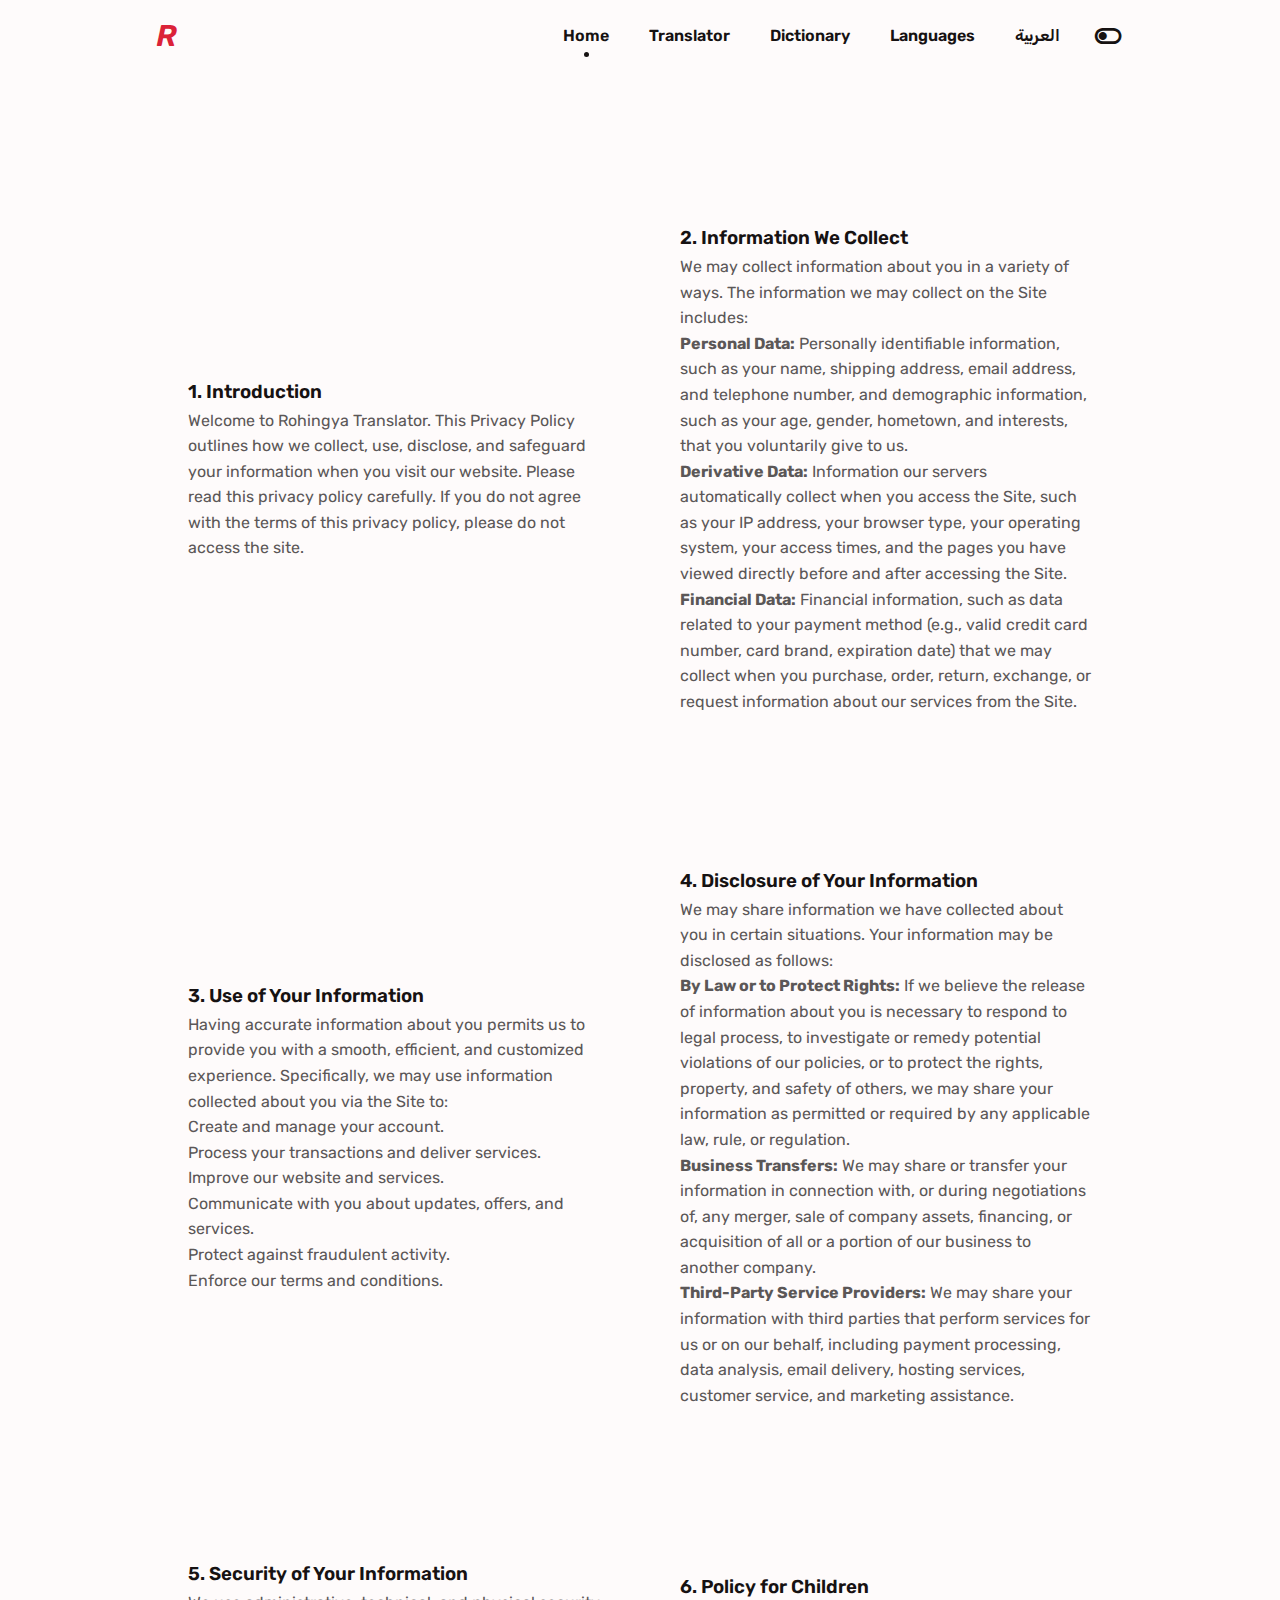
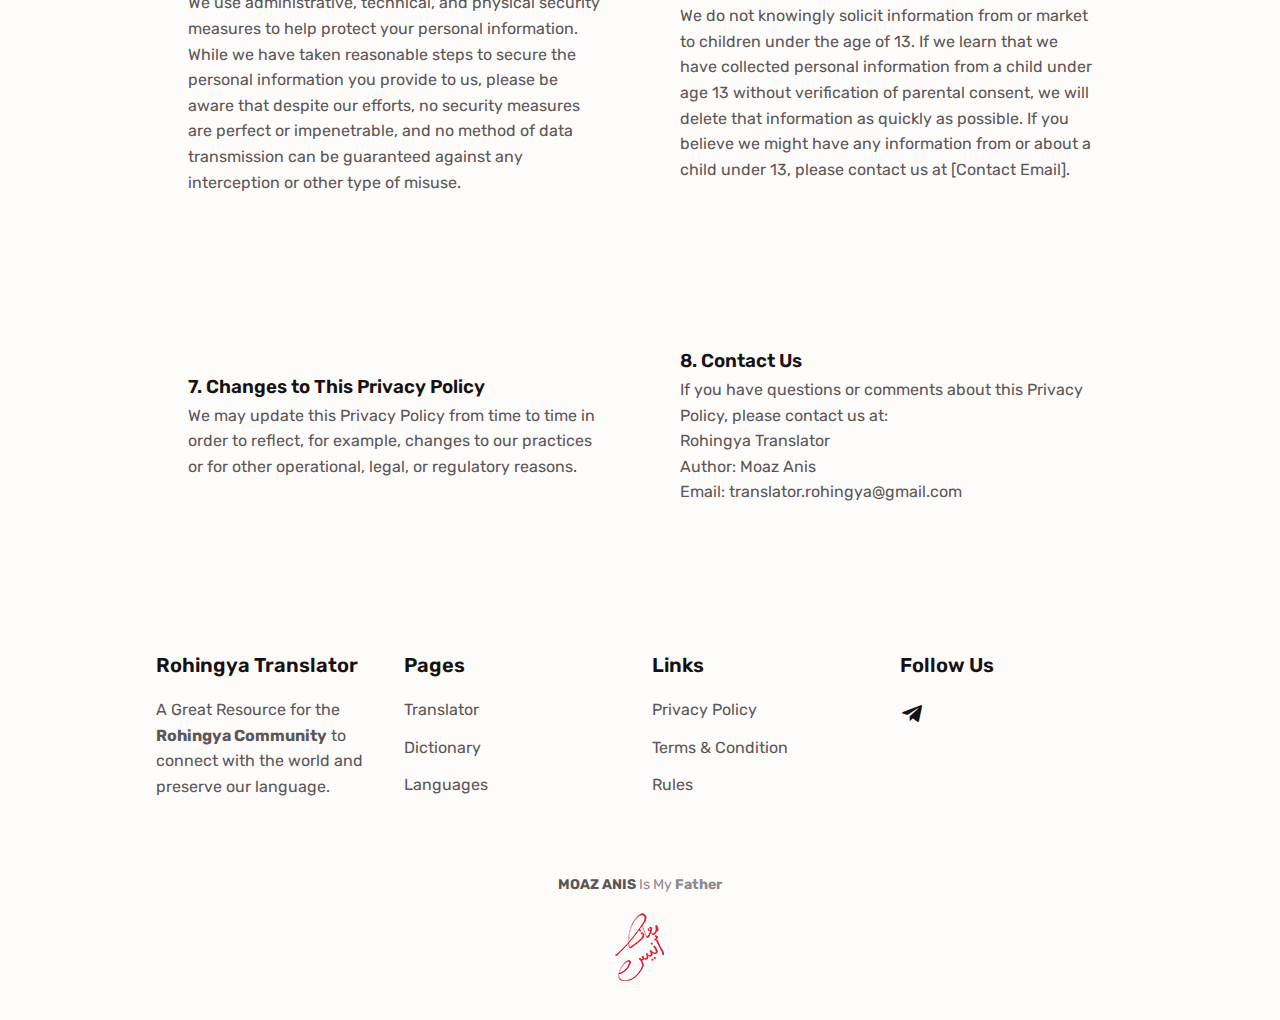
<file: en-privacy-policy.html>
<!DOCTYPE html>
<html lang="en">
<head>
<meta charset="UTF-8">
<meta name="viewport" content="width=device-width, initial-scale=1, maximum-scale=1, user-scalable=0, shrink-to-fit=no"/> 
<!--========== BOX ICONS ==========-->
<link href='https://unpkg.com/boxicons@2.0.7/css/boxicons.min.css' rel='stylesheet'>
<meta name="description" content="A Great Resource for the Rohingya Community to connect with the world and preserve our language."/>
<meta name="keywords" content="rohingya, translator, arakan, language, burma, myanmmar"/>
<meta name="author" content="Moaz Anis"/>
<meta name="robots" content="index, follow"/>
<meta name="googlebot" content="index, follow"/>
<meta name="bingbot" content="index, follow"/>
<meta name="apple-mobile-web-app-title" content="Rohingya Translator"/>
<meta name="application-name" content="Rohingya Translator"/>
<meta name="theme-color" content="#ffffff"/>
<meta name="og:title" content="Rohingya Translator - Great Resource"/>
<meta name="og:description" content="A Great Resource for the Rohingya Community to connect with the world and preserve our language."/>
<meta name="og:url" content="https://rohingya-translator.github.io/"/>
<meta name="og:site_name" content="Rohingya Translator & Dictionary"/>
<meta name="og:type" content="website"/>
<meta name="og:locale" content="en_US"/>
<meta name="twitter:title" content="Rohingya Translator & Dictionary"/>
<meta name="twitter:description" content="A Great Resource for the Rohingya Community to connect with the world and preserve our language."/>
<link rel="canonical" href="https://rohingya-translator.github.io/"/>
<link rel="apple-touch-icon" href="favicon/favicon.ico" type="image/png"/>
<link rel="manifest" href="favicon/manifest.json"/>
<link rel="shortcut icon" href="favicon/favicon.ico" type="image/x-icon"/>
<!--========== CSS ==========-->
<link rel="stylesheet" href="assets/css/styles.css">
<title>Rohingya Translator</title>
<link rel="icon" href="assets/img/logo.png" type="image/x-icon">
</head>
<body>
<!--========== SCROLL TOP ==========-->
<a href="#" class="scrolltop" id="scroll-top"> <i class='bx bx-up-arrow-alt scrolltop__icon'></i> </a>
<!--========== HEADER ==========-->
<header class="l-header" id="header">
<nav class="nav bd-container">
<a href="#" class="nav__logo" style="font-size: 30px;"><i><span style="color:#db2238;">R</span></i></a>
<div class="nav__menu" id="nav-menu">
<ul class="nav__list">
<li class="nav__item">
<a href="#home" class="nav__link active-link">Home</a>
</li>
<li class="nav__item">
<a href="#translator" class="nav__link">Translator</a>
</li>
<li class="nav__item">
<a href="#Dictionary" class="nav__link">Dictionary</a>
</li>
<li class="nav__item">
<a href="#languages" class="nav__link">Languages</a>
</li>
<li class="nav__item">
<a href="ar/" class="nav__link">العربية</a>
</li>
<li>
<i class="bx bx-toggle-left change-theme" id="theme-button"></i>
</li>
</ul>
</div>
<div class="nav__toggle" id="nav-toggle">
<i class='bx bx-grid-alt'></i>
</div>
</nav>
</header>
<main class="l-main">
<!--========== HOME ==========-->
<section class="home" id="home">
<div class="home__container bd-container bd-grid">
  <div class="section">
<h3>1. Introduction</h3>
<p>Welcome to Rohingya Translator. This Privacy Policy outlines how we collect, use, disclose, and safeguard your information when you visit our website. Please read this privacy policy carefully. If you do not agree with the terms of this privacy policy, please do not access the site.</p>
</div>

<div class="section">
<h3>2. Information We Collect</h3>
<p>We may collect information about you in a variety of ways. The information we may collect on the Site includes:</p>
<ul>
<li><strong>Personal Data:</strong> Personally identifiable information, such as your name, shipping address, email address, and telephone number, and demographic information, such as your age, gender, hometown, and interests, that you voluntarily give to us.</li>
<li><strong>Derivative Data:</strong> Information our servers automatically collect when you access the Site, such as your IP address, your browser type, your operating system, your access times, and the pages you have viewed directly before and after accessing the Site.</li>
<li><strong>Financial Data:</strong> Financial information, such as data related to your payment method (e.g., valid credit card number, card brand, expiration date) that we may collect when you purchase, order, return, exchange, or request information about our services from the Site.</li>
</ul>
</div>

<div class="section">
<h3>3. Use of Your Information</h3>
<p>Having accurate information about you permits us to provide you with a smooth, efficient, and customized experience. Specifically, we may use information collected about you via the Site to:</p>
<ul>
<li>Create and manage your account.</li>
<li>Process your transactions and deliver services.</li>
<li>Improve our website and services.</li>
<li>Communicate with you about updates, offers, and services.</li>
<li>Protect against fraudulent activity.</li>
<li>Enforce our terms and conditions.</li>
</ul>
</div>

<div class="section">
<h3>4. Disclosure of Your Information</h3>
<p>We may share information we have collected about you in certain situations. Your information may be disclosed as follows:</p>
<ul>
<li><strong>By Law or to Protect Rights:</strong> If we believe the release of information about you is necessary to respond to legal process, to investigate or remedy potential violations of our policies, or to protect the rights, property, and safety of others, we may share your information as permitted or required by any applicable law, rule, or regulation.</li>
<li><strong>Business Transfers:</strong> We may share or transfer your information in connection with, or during negotiations of, any merger, sale of company assets, financing, or acquisition of all or a portion of our business to another company.</li>
<li><strong>Third-Party Service Providers:</strong> We may share your information with third parties that perform services for us or on our behalf, including payment processing, data analysis, email delivery, hosting services, customer service, and marketing assistance.</li>
</ul>
</div>

<div class="section">
<h3>5. Security of Your Information</h3>
<p>We use administrative, technical, and physical security measures to help protect your personal information. While we have taken reasonable steps to secure the personal information you provide to us, please be aware that despite our efforts, no security measures are perfect or impenetrable, and no method of data transmission can be guaranteed against any interception or other type of misuse.</p>
</div>

<div class="section">
<h3>6. Policy for Children</h3>
<p>We do not knowingly solicit information from or market to children under the age of 13. If we learn that we have collected personal information from a child under age 13 without verification of parental consent, we will delete that information as quickly as possible. If you believe we might have any information from or about a child under 13, please contact us at [Contact Email].</p>
</div>

<div class="section">
<h3>7. Changes to This Privacy Policy</h3>
<p>We may update this Privacy Policy from time to time in order to reflect, for example, changes to our practices or for other operational, legal, or regulatory reasons.</p>
</div>

<div class="section">
<h3>8. Contact Us</h3>
<p>If you have questions or comments about this Privacy Policy, please contact us at:</p>
<p>Rohingya Translator<br>
Author: Moaz Anis<br>
Email: translator.rohingya@gmail.com</p>
</div>
</div>
</div>
</section>

<!--========== FOOTER ==========-->
<footer class="footer section">
<div class="footer__container bd-container bd-grid">
<div class="footer__content">
<h3 class="footer__title"> <a href="#" class="footer__logo">Rohingya Translator</a> </h3>
<p class="footer__description">A Great Resource for the <b>Rohingya Community</b> to connect with the world and preserve our language.<br></p>
</div>
<div class="footer__content">
<h3 class="footer__title">Pages</h3>
<ul>
<li>
<a href="https://rohingya-translator.github.io#translator" class="footer__link">Translator</a>
</li>
<li>
<a href="index.html#Dictionary" class="footer__link">Dictionary</a>
</li>
<li>
<a href="https://rohingya-translator.github.io#languages" class="footer__link">Languages</a>
</li>
</ul>
</div>
<div class="footer__content">
<h3 class="footer__title">Links</h3>
<ul>
<li>
<a href="privacy-policy.html" class="footer__link">Privacy Policy</a>
</li>
<li>
<a href="privacy-policy.html" class="footer__link">Terms &amp; Condition</a>
</li>
<li>
<a href="privacy-policy.html" class="footer__link">Rules</a>
</li>
</ul>
</div>
<div class="footer__content">
<h3 class="footer__title">Follow Us</h3>
<a href="https://t.me/rohingya_translator" target="_blank" class="footer__social"><i class='bx bxl-telegram'></i></a>
</div>
</div>
<p class="footer__copy"><a href="https://t.me/moaz_anis" class="footer__link"><b>MOAZ ANIS</b></a> Is My <b>Father</b></p>
<div class="smalllogo animationya">
<img src="assets/img/moath.png">
</div>
</footer>
<!--========== MAIN JS ==========-->
<script src="assets/js/main.js"></script>
</body>
</html>
</file>
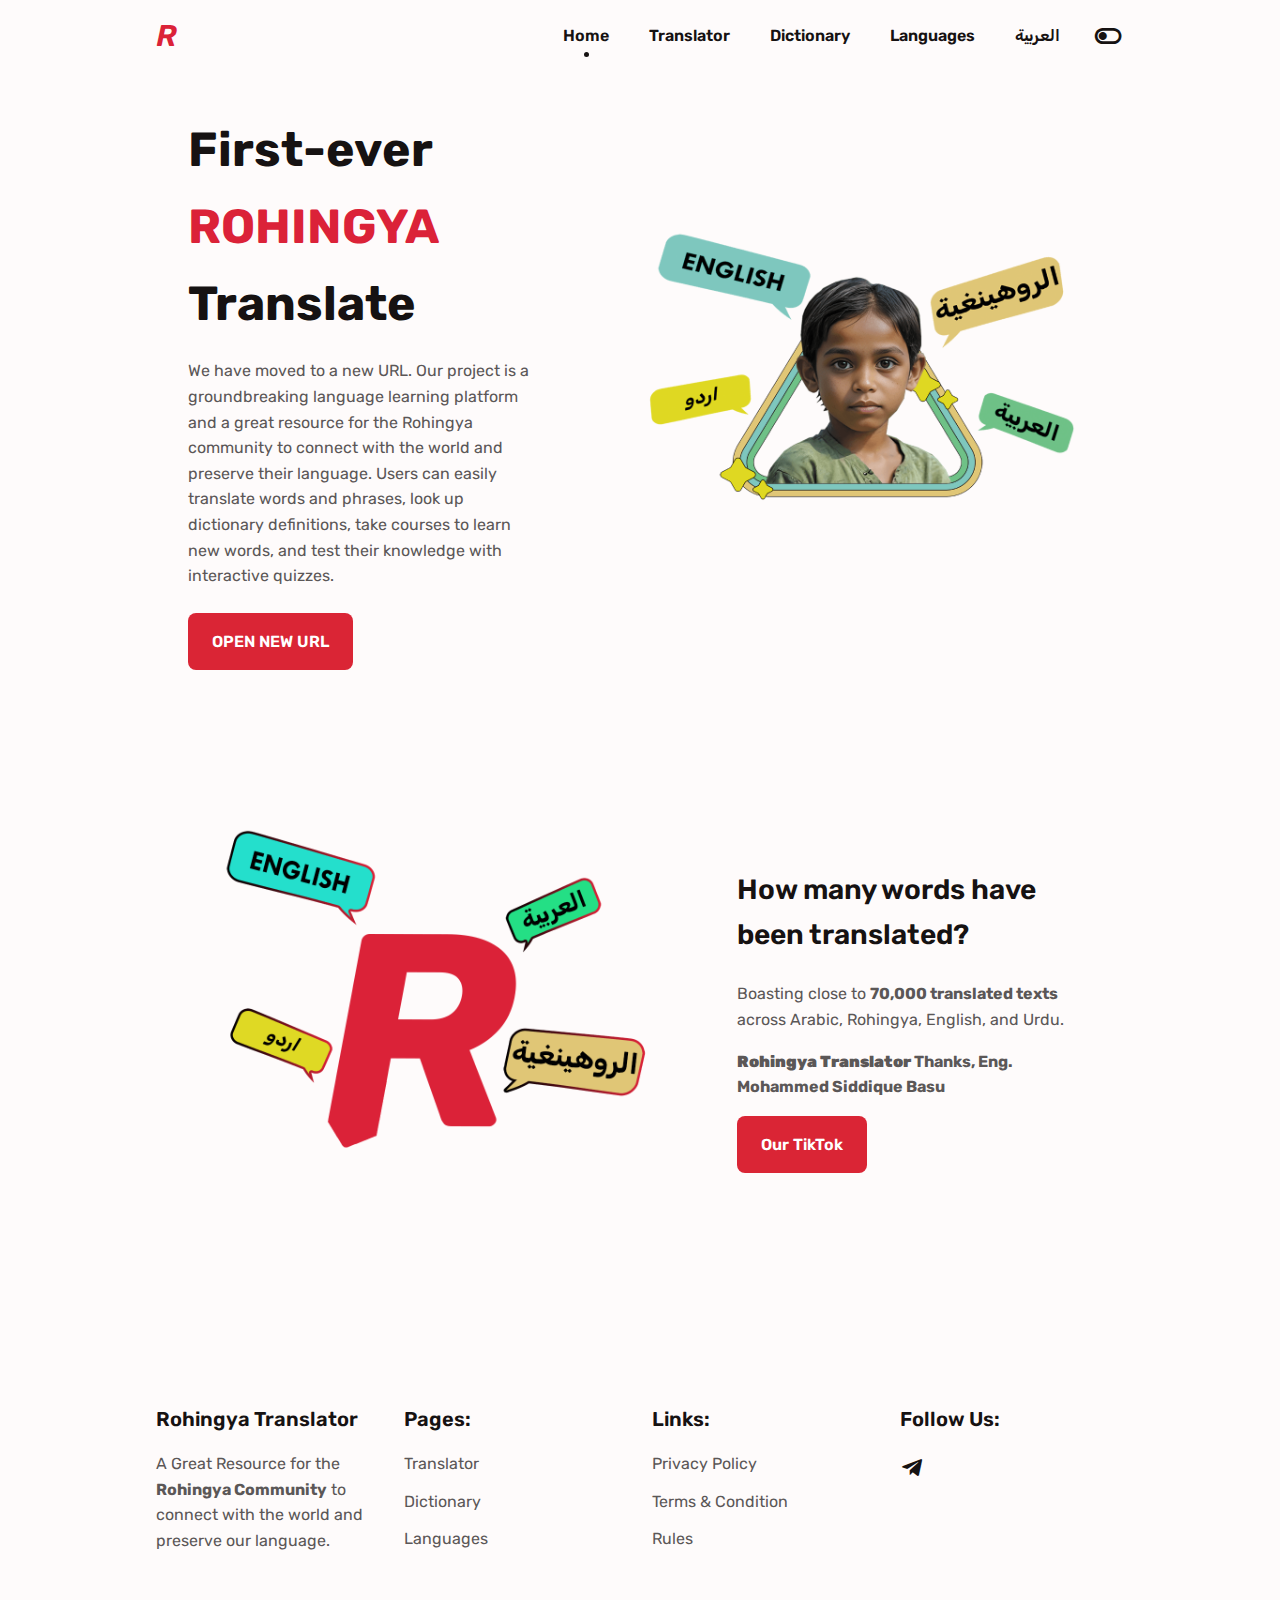
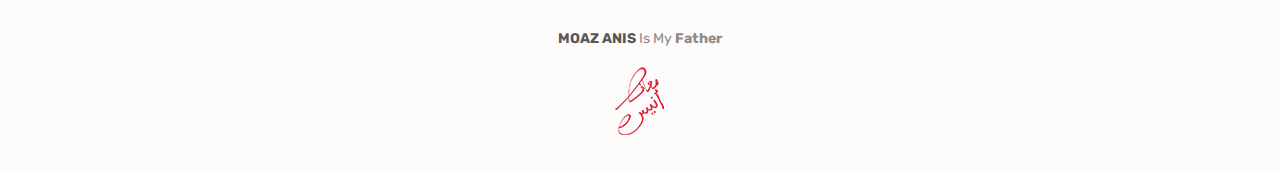
<file: en.html>
<!DOCTYPE html>
<html lang="en">
    <head>
        <script async src="https://pagead2.googlesyndication.com/pagead/js/adsbygoogle.js?client=ca-pub-7092235762125350"
     crossorigin="anonymous"></script>
        <meta charset="UTF-8">
<meta name="viewport" content="width=device-width, initial-scale=1, maximum-scale=1, user-scalable=0, shrink-to-fit=no"/>
        <!--========== BOX ICONS ==========-->
        <link href='https://unpkg.com/boxicons@2.0.7/css/boxicons.min.css' rel='stylesheet'>
        <meta name="description" content="A Great Resource for the Rohingya Community to connect with the world and preserve our language."/>
        <meta name="author" content="Moaz Anis"/>
        <meta name="robots" content="index, follow"/>
        <meta name="googlebot" content="index, follow"/>
        <meta name="bingbot" content="index, follow"/>
        <meta name="apple-mobile-web-app-title" content="Rohingya Translator"/>
        <meta name="application-name" content="Rohingya Translator"/>
        <meta name="theme-color" content="#ffffff"/>
        <meta name="og:title" content="Rohingya Translator - Great Resource"/>
        <meta name="og:description" content="A Great Resource for the Rohingya Community to connect with the world and preserve our language."/>
        <meta name="og:url" content="https://rohingya-translator.github.io/"/>
        <meta property="og:image" content="assets/img/logosmall.png">
        <meta name="og:site_name" content="Rohingya Translator & Dictionary"/>
        <meta name="og:type" content="website"/>
        <meta name="og:locale" content="en_US"/>
        <meta name="twitter:title" content="Rohingya Translator & Dictionary"/>
        <meta name="twitter:description" content="A Great Resource for the Rohingya Community to connect with the world and preserve our language."/>
        <link rel="canonical" href="https://rohingya-translator.github.io/"/>
        <link rel="apple-touch-icon" href="favicon/favicon.ico" type="image/png"/>
        <link rel="manifest" href="favicon/manifest.json"/>
        <link rel="shortcut icon" href="favicon/favicon.ico" type="image/x-icon"/>
        <!--========== CSS ==========-->
        <link rel="stylesheet" href="assets/css/styles.css">
        <title>Rohingya Translator</title>
        <link rel="icon" href="assets/img/logo.png" type="image/x-icon">
    </head>
    <body>
        <!--========== SCROLL TOP ==========-->
        <a href="#" class="scrolltop" id="scroll-top"> <i class='bx bx-up-arrow-alt scrolltop__icon'></i> </a>
        <!--========== HEADER ==========-->
        <header class="l-header" id="header">
            <nav class="nav bd-container">
                <a href="#" class="nav__logo" style="font-size: 30px;"><i><span style="color:#db2238;">R</span></i></a>
                <div class="nav__menu" id="nav-menu">
                    <ul class="nav__list">
                        <li class="nav__item">
                            <a href="#home" class="nav__link active-link">Home</a>
                        </li>
                        <li class="nav__item">
                            <a href="#translator" class="nav__link">Translator</a>
                        </li>
                        <li class="nav__item">
                            <a href="#Dictionary" class="nav__link">Dictionary</a>
                        </li>
                        <li class="nav__item">
                            <a href="#languages" class="nav__link">Languages</a>
                        </li>
                        <li class="nav__item">
                            <a href="index.html" class="nav__link">العربية</a>
                        </li>
                        <li>
                            <i class="bx bx-toggle-left change-theme" id="theme-button"></i>
                        </li>
                    </ul>
                </div>
                <div class="nav__toggle" id="nav-toggle">
                    <i class='bx bx-grid-alt'></i>
                </div>
            </nav>
        </header>
        <main class="l-main">
            <!--========== HOME ==========-->
            <section class="home" id="home">
                <div class="home__container bd-container bd-grid">
                    <div class="home__img">
                        <img src="assets/img/main.png" alt="logo">
                    </div>
                    <div class="home__data">
                        <h1 class="home__title">First-ever <span style="color:#db2238;">ROHINGYA</span> Translate</h1>
                        <p class="home__description">We have moved to a new URL. Our project is a groundbreaking language learning platform and a great resource for the Rohingya community to connect with the world and preserve their language. Users can easily translate words and phrases, look up dictionary definitions, take courses to learn new words, and test their knowledge with interactive quizzes.</p>
                        <a href="https://rohingya.online" target="_blank" class="button">OPEN NEW URL</a>
                    </div>
                </div>
            </section>
            <!--========== SHARE ==========-->
            <section class="share section bd-container" id="share">
                <div class="share__container bd-grid">
                    <div class="share__data">
                        <h2 class="section-title-center">How many words have been translated?</h2>
                        <p class="share__description">Boasting close to <b>70,000 translated texts</b> across Arabic, Rohingya, English, and Urdu.</p>
                        <p class="share__description"><b><b>Rohingya Translator</b> Thanks,&nbsp;Eng. Mohammed Siddique Basu</b></p>
                        <a href="https://www.tiktok.com/@moaz.anis" target="_blank" class="button">Our TikTok</a>
                    </div>
                    <div class="share__img">
                        <img src="assets/img/logo.png" alt="programmer">
                    </div>
                </div>
            </section>
            <!--========== DECORATION ==========-->
            <!--<section class="decoration section bd-container" id="translator">
                <h2 class="section-title">Translator</h2>
                <div class="decoration__container bd-grid">
                    <div class="decoration__data">
                        <img src="assets/img/english.png" alt="English" class="decoration__img">
                        <h3 class="decoration__title">English To Rohingya</h3>
                        <li style="list-style-type: none;">English to Rohingyalish</li>
                        <a href="translatorEn2Ro.html" class="button button-link">Open Translator</a>
                    </div>
                    <div class="decoration__data">
                        <img src="assets/img/arabic.png" alt="Arabic" class="decoration__img">
                        <h3 class="decoration__title">Arabic To Rohingya</h3>
                        <li style="list-style-type: none;">Arabic To RohingyaRubik</li>
                        <a href="translatorAr2Ro.html" class="button button-link">Open Translator</a>
                    </div>
                    <div class="decoration__data">
                        <img src="assets/img/rohingya1.png" alt="Ruhaingga" class="decoration__img">
                        <h3 class="decoration__title">Rohingya To English</h3>
                        <li style="list-style-type: none;">Rohingyalish To English</li>
                        <a href="translatorRo2En.html" class="button button-link">Open Translator</a>
                    </div>
                </div>
                <br>
                <div class="decoration__container bd-grid">
                    <div class="decoration__data">
                        <img src="assets/img/logosmall.png" alt="Rohingya" class="decoration__img">
                        <h3 class="decoration__title">Rohingya To Arabic</h3>
                        <li style="list-style-type: none;">RohingyaRubik To Arabic</li>
                        <a href="" class="button button-link">Soon</a>
                    </div>
                    <div class="decoration__data">
                        <img src="assets/img/logosmall.png" alt="Urdu" class="decoration__img">
                        <h3 class="decoration__title">Urdu To Rohingy</h3>
                        <li style="list-style-type: none;">Urdu To Rohingya</li>
                        <a href="" class="button button-link">Soon</a>
                    </div>
                    <div class="decoration__data">
                        <img src="assets/img/logosmall.png" alt="Bengali" class="decoration__img">
                        <h3 class="decoration__title">Bengali To Rohingya</h3>
                        <li style="list-style-type: none;">Bengali To Rohingya</li>
                        <a href="" class="button button-link">Soon</a>
                    </div>
                </div>
            </section>-->
            <!--========== ACCESSORIES ==========-->
            <!--<section class="accessory section bd-container" id="Dictionary">
                <h2 class="section-title">Dictionary</h2>
                <div class="accessory__container bd-grid">
                    <div class="accessory__content">
                        <img src="assets/img/logosmall.png" alt="English Dictionary" class="accessory__img">
                        <h3 class="accessory__title">English To Rohingya</h3>
                        <span class="accessory__category">Stable</span>
                        <a href="dictionaryEn2Ro.html" class="button button-link">Open Dictionary</a>
                    </div>
                    <div class="accessory__content">
                        <img src="assets/img/logosmall.png" alt="Arabic Dictionary" class="accessory__img">
                        <h3 class="accessory__title">Arabic To Roghingy</h3>
                        <span class="accessory__category">Stable</span>
                        <a href="dictionaryAr2Ro.html" class="button button-link">Open Dictionary</a>
                    </div>
                   <div class="accessory__content">
                        <img src="assets/img/logosmall.png" alt="Urdu Dictionary" class="accessory__img">
                        <h3 class="accessory__title">Urdu To Rohingya</h3>
                        <span class="accessory__category">Soon</span>
                    </div>
                </div>
            </section>-->
            <!-- Pembayaran -->
            <!--<section class="accessory section bd-container" id="languages">
                <h2 class="section-title">Languages We Suppot:<br></h2>
                <div class="accessory__container bd-grid">
                    <div class="accessory__content">
                        <img src="assets/img/rsmall.png" alt="Rohingyalish" style="padding-top: 50px;" class="accessory__img">
                        <h3 class="accessory__title" style="text-align: center;">Rohingyalish</h3>
                    </div>
                    <div class="accessory__content">
                        <img src="assets/img/esmall.png" alt="English" style="padding-top: 50px;" class="accessory__img">
                        <h3 class="accessory__title" style="text-align: center;">English</h3>
                    </div>
                    <div class="accessory__content">
                        <img src="assets/img/asmall.png" alt="Arabic" style="padding-top: 50px;" class="accessory__img">
                        <h3 class="accessory__title" style="text-align: center;">Arabic</h3>
                    </div>
                    <div class="accessory__content">
                        <img src="assets/img/rasmall.png" alt="Rohingya Rubik" style="padding-top: 50px;" class="accessory__img">
                        <h3 class="accessory__title" style="text-align: center;">Rohingya Rubik</h3>
                        <br>
                        <br/>
                    </div>
                    <div class="accessory__content">
                        <img src="assets/img/usmall.png" alt="Urdu" style="padding-top: 50px;" class="accessory__img">
                        <h3 class="accessory__title" style="text-align: center;">Urdu (Soon)</h3>
                    </div>
                    <div class="accessory__content">
                        <img src="assets/img/bsmall.png" alt="Bengali" style="padding-top: 50px;" class="accessory__img">
                        <h3 class="accessory__title" style="text-align: center;">Bengali (Soon)</h3>
                    </div>
                </div>
            </section>-->
            <!--========== fAQ ==========-->
            <!--<section class="send section" id="faq">
                <div class="send__container bd-container bd-grid">
                    <div class="send__content">
                        <h2 class="section-title-center send__title">Join Us!</h2>
                        <p class="send__description">Join Our <b>Rohingya Community</b> &amp; Help Us To Reach The Sky.</p>
                                <a href="https://t.me/rohingya_translator" target="_blank" class="button">Join Community</a>
                    </div>
                    <div class="send__img">
                        <img src="assets/img/moath.png" alt="Moaz Anis">
                    </div>
                </div>
            </section>
        </main>-->
        <!--========== FOOTER ==========-->
        <footer class="footer section">
            <div class="footer__container bd-container bd-grid">
                <div class="footer__content">
                    <h3 class="footer__title"> <a href="#" class="footer__logo">Rohingya Translator</a> </h3>
                    <p class="footer__description">A Great Resource for the <b>Rohingya Community</b> to connect with the world and preserve our language.<br></p>
                </div>
                <div class="footer__content">
                    <h3 class="footer__title">Pages:</h3>
                    <ul>
                        <li>
                            <a href="#translator" class="footer__link">Translator</a>
                        </li>
                        <li>
                            <a href="#Dictionary" class="footer__link">Dictionary</a>
                        </li>
                        <li>
                            <a href="#languages" class="footer__link">Languages</a>
                        </li>
                    </ul>
                </div>
                <div class="footer__content">
                    <h3 class="footer__title">Links:</h3>
                    <ul>
                        <li>
                            <a href="en-privacy-policy.html" class="footer__link">Privacy Policy</a>
                        </li>
                        <li>
                            <a href="en-privacy-policy.html" class="footer__link">Terms &amp; Condition</a>
                        </li>
                        <li>
                            <a href="en-privacy-policy.html" class="footer__link">Rules</a>
                        </li>
                    </ul>
                </div>
                <div class="footer__content">
                    <h3 class="footer__title">Follow Us:</h3>
                    <a href="https://t.me/rohingya_translator" target="_blank" title="Our Community" class="footer__social"><i class='bx bxl-telegram'></i></a>
                </div>
            </div>
            <p class="footer__copy"><a href="https://t.me/moaz_anis" class="footer__link" title="Telegram"><b>MOAZ ANIS</b></a> Is My <b>Father</b></p>
            <div class="smalllogo animationya">
                <img src="assets/img/moath.png" alt="Moaz Anis">
            </div>
        </footer>
        <!--========== SCROLL REVEAL ==========
        <script src="https://unpkg.com/scrollreveal"></script>-->
        <!--========== MAIN JS ==========-->
        <script src="assets/js/main.js"></script>
    </body>
</html>
</file>
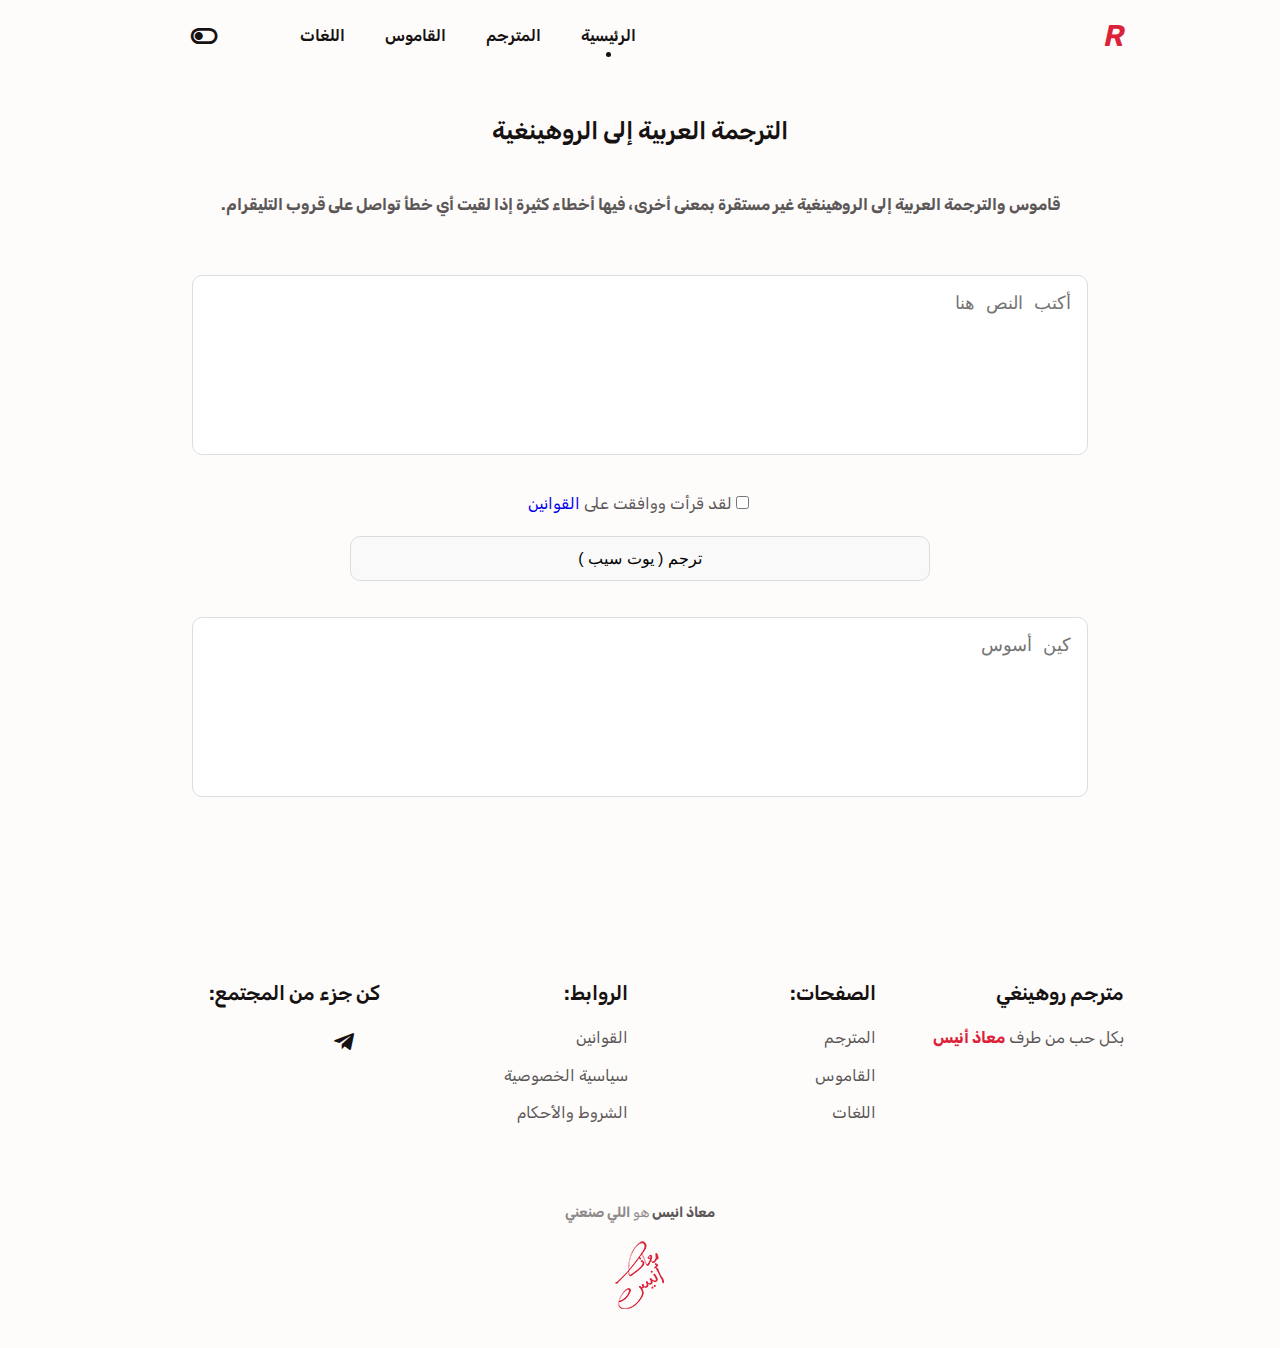
<file: translatorAr2Ro.html>
<!DOCTYPE html>
<html dir="rtl">
<head>
  <script async src="https://pagead2.googlesyndication.com/pagead/js/adsbygoogle.js?client=ca-pub-7092235762125350"
     crossorigin="anonymous"></script>
<meta charset="UTF-8">
<meta name="viewport" content="width=device-width, initial-scale=1, maximum-scale=1, user-scalable=0, shrink-to-fit=no"/> 
<!--========== BOX ICONS ==========-->
<link href='https://unpkg.com/boxicons@2.0.7/css/boxicons.min.css' rel='stylesheet'>
<meta name="description" content="مترجم روهينغي هو أول مترجم روهينغي اركاني تم برمجته من قبل معاذ أنيس."/>
<meta name="keywords" content="روهينغي, ترجمة, بورما, اللغة, الأركان, ميانمار"/>
<meta name="author" content="معاذ أنيس"/>
<meta name="apple-mobile-web-app-title" content="مترجم روهينغي"/>
<meta name="application-name" content="مترجم روهينغي"/>
<meta name="theme-color" content="#ffffff"/>
<meta name="og:title" content="مترجم روهينغي - مورد عظيم"/>
<meta name="og:description" content="مترجم روهينغي هو أول مترجم روهينغي اركاني تم برمجته من قبل معاذ أنيس."/>
<meta name="og:url" content="https://rohingya-translator.github.io/"/>
<meta name="og:site_name" content="مترجم وقاموس روهينغي"/>
<meta name="og:type" content="website"/>
<meta name="og:locale" content="ar_SA"/>
<meta name="twitter:title" content="مترجم وقاموس روهينغي"/>
<meta name="twitter:description" content="مترجم روهينغي هو أول مترجم روهينغي اركاني تم برمجته من قبل معاذ أنيس."/>
<link rel="canonical" href="https://rohingya-translator.github.io/"/>
<link rel="apple-touch-icon" href="favicon/favicon.ico" type="image/png"/>
<link rel="manifest" href="favicon/manifest.json"/>
<link rel="shortcut icon" href="favicon/favicon.ico" type="image/x-icon"/>
<!--========== CSS ==========-->
<link rel="stylesheet" href="assets/css/styles.css">
<title>الترجمة العربية إلى الروهينغية</title>
<link rel="icon" href="assets/img/logo.png" type="image/x-icon">
</head>
<body>
<!--========== SCROLL TOP ==========-->
<a href="#" class="scrolltop" id="scroll-top"> <i class='bx bx-up-arrow-alt scrolltop__icon'></i> </a>
<!--========== HEADER ==========-->
<header class="l-header" id="header">
<nav class="nav bd-container">
<a href="#" class="nav__logo" style="font-size: 30px;"><i><span style="color:#db2238;">R</span></i></a>
<div class="nav__menu" id="nav-menu">
<ul class="nav__list">
<li class="nav__item">
<a href="/ar/" class="nav__link active-link">الرئيسية</a>
</li>
<li class="nav__item">
<a href="index.html#translator" class="nav__link">المترجم</a>
</li>
<li class="nav__item">
<a href="index.html#Dictionary" class="nav__link">القاموس</a>
</li>
<li class="nav__item">
<a href="index.html#languages" class="nav__link">اللغات</a>
</li>
<li class="nav__item">
<!--<a href="index.html" class="nav__link">English</a>-->
</li>
<li>
<i class="bx bx-toggle-left change-theme" id="theme-button"></i>
</li>
</ul>
</div>
<div class="nav__toggle" id="nav-toggle">
<i class='bx bx-grid-alt'></i>
</div>
</nav>
</header>
<main class="l-main">
<!--========== HOME ==========-->
<section class="share section bd-container" id="rules">
<div class="container1 container1_mybtn">
<h2>الترجمة العربية إلى الروهينغية</h2>
<h4>قاموس والترجمة العربية إلى الروهينغية غير مستقرة بمعنى أخرى، فيها أخطاء كثيرة إذا لقيت أي خطأ تواصل على قروب التليقرام.</h4>
<div class="translation-box">
<textarea id="inputText" placeholder="أكتب النص هنا"></textarea>
</div>
  <label for="agree">
   <input type="checkbox" id="agree">لقد قرأت ووافقت على <a href="privacy-policy.html#rules">القوانين</a></label>
<button onclick="translateText()" id="btn" class="mybtn">ترجم ( يوت سيب )</button>
<div id="translated-box">
<textarea readonly id="outputText" placeholder="كين أسوس"></textarea>
</div>
</div>
</section>
<!--========== FOOTER ==========-->
<footer class="footer section">
<div class="footer__container bd-container bd-grid">
<div class="footer__content">
<h3 class="footer__title"> <a href="#" class="footer__logo">مترجم روهينغي</a> </h3>
<p class="footer__description">بكل حب من طرف&nbsp;<span style="color:#db2238;"><b>معاذ أنيس</b></span></p>
</div>
<div class="footer__content">
<h3 class="footer__title">الصفحات:</h3>
<ul>
<li>
<a href="index.html#translator" class="footer__link">المترجم</a>
</li>
<li>
<a href="index.html#Dictionary" class="footer__link">القاموس</a>
</li>
<li>
<a href="index.html#languages" class="footer__link">اللغات</a>
</li>
</ul>
</div>
<div class="footer__content">
<h3 class="footer__title">الروابط:</h3>
<ul>
<li>
<a href="privacy-policy.html" class="footer__link">القوانين</a>
</li>
<li>
<a href="privacy-policy.html" class="footer__link">سياسية الخصوصية</a>
</li>
<li>
<a href="privacy-policy.html" class="footer__link">الشروط والأحكام</a>
</li>
</ul>
</div>
<div class="footer__content">
<h3 class="footer__title">كن جزء من المجتمع:</h3>
<a href="https://t.me/rohingya_translator" target="_blank" class="footer__social"><i class='bx bxl-telegram'></i></a>
</div>
</div>
<p class="footer__copy"><a href="https://t.me/moaz_anis" class="footer__link"><b>معاذ انيس</b></a> هو <b>اللي صنعني</b></p>
<div class="smalllogo animationya">
<img src="assets/img/moath.png">
</div>
</footer>
<!--========== MAIN JS ==========-->
<script src="assets/js/main.js"></script>
<script src="assets/translatorjs/Arabic2Rohingya.js"></script>
  </body>
</html>
</file>
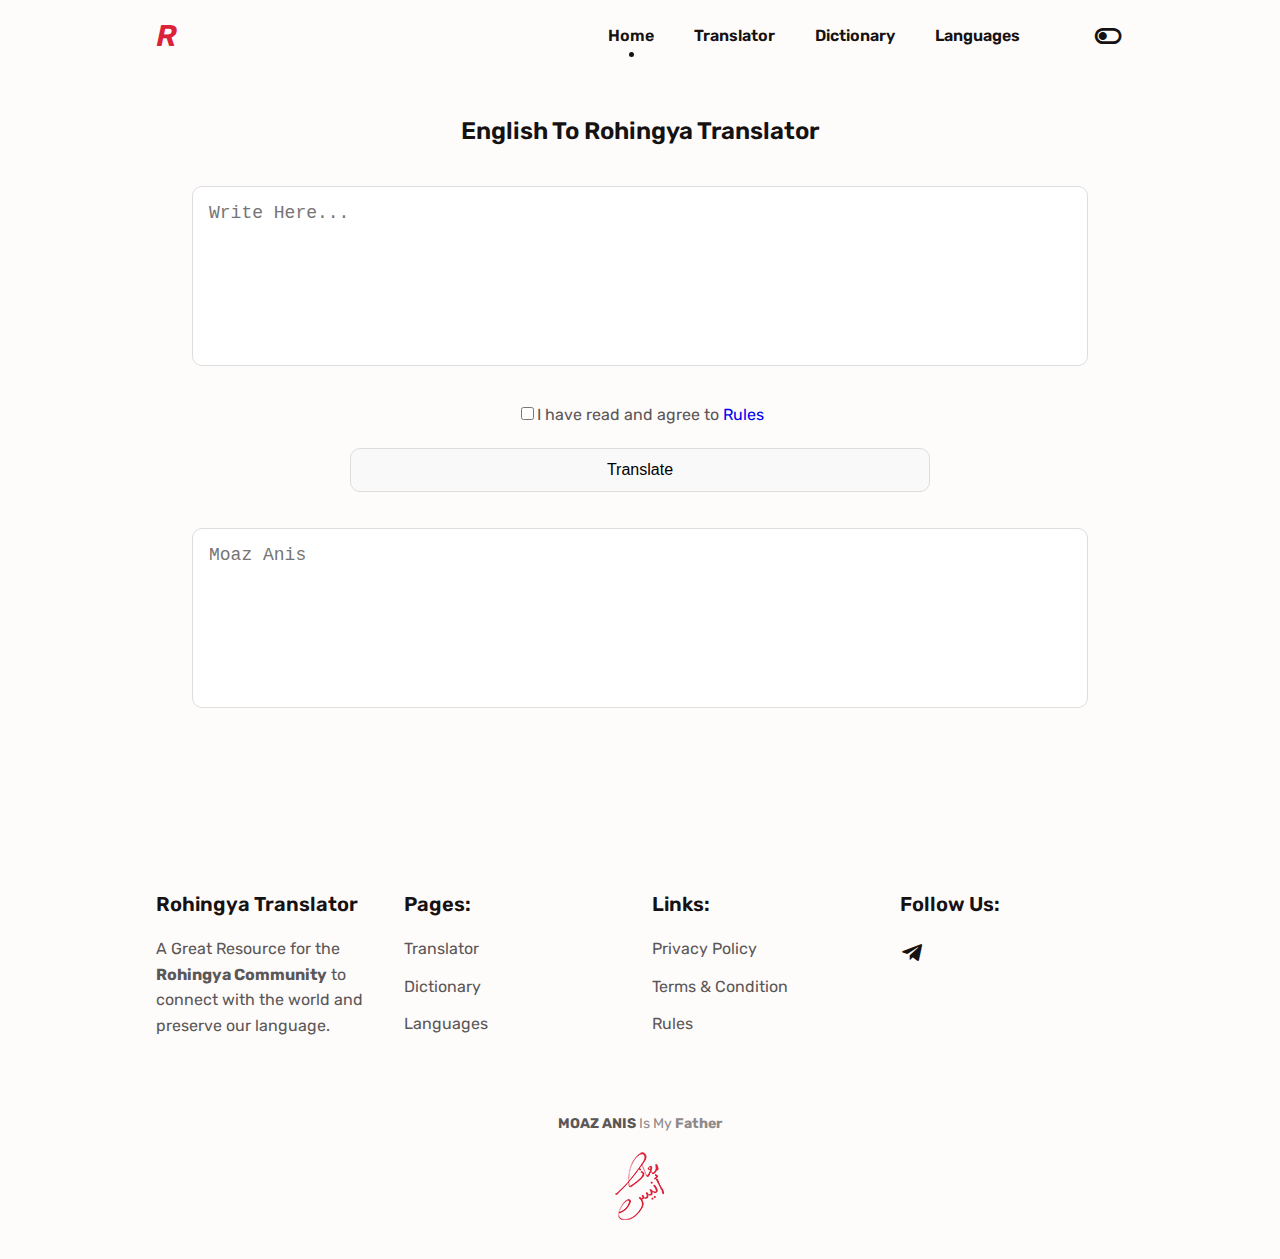
<file: translatorEn2Ro.html>
<!DOCTYPE html>
<html lang="en">
<head>
 <script async src="https://pagead2.googlesyndication.com/pagead/js/adsbygoogle.js?client=ca-pub-7092235762125350"
     crossorigin="anonymous"></script>
<meta charset="UTF-8">
<meta name="viewport" content="width=device-width, initial-scale=1, maximum-scale=1, user-scalable=0, shrink-to-fit=no"/> 
<!--========== BOX ICONS ==========-->
<link href='https://unpkg.com/boxicons@2.0.7/css/boxicons.min.css' rel='stylesheet'>
<meta name="description" content="A Great Resource for the Rohingya Community to connect with the world and preserve our language."/>
<meta name="keywords" content="rohingya, translator, arakan, language, burma, myanmmar"/>
<meta name="author" content="Moaz Anis"/>
<meta name="robots" content="index, follow"/>
<meta name="googlebot" content="index, follow"/>
<meta name="bingbot" content="index, follow"/>
<meta name="apple-mobile-web-app-title" content="Rohingya Translator"/>
<meta name="application-name" content="Rohingya Translator"/>
<meta name="theme-color" content="#ffffff"/>
<meta name="og:title" content="Rohingya Translator - Great Resource"/>
<meta name="og:description" content="A Great Resource for the Rohingya Community to connect with the world and preserve our language."/>
<meta name="og:url" content="https://rohingya-translator.github.io/"/>
<meta property="og:image" content="assets/img/logosmall.png">
<meta name="og:site_name" content="Rohingya Translator & Dictionary"/>
<meta name="og:type" content="website"/>
<meta name="og:locale" content="en_US"/>
<meta name="twitter:title" content="Rohingya Translator & Dictionary"/>
<meta name="twitter:description" content="A Great Resource for the Rohingya Community to connect with the world and preserve our language."/>
<link rel="canonical" href="https://rohingya-translator.github.io/"/>
<link rel="apple-touch-icon" href="favicon/favicon.ico" type="image/png"/>
<link rel="manifest" href="favicon/manifest.json"/>
<link rel="shortcut icon" href="favicon/favicon.ico" type="image/x-icon"/>
<!--========== CSS ==========-->
<link rel="stylesheet" href="assets/css/styles.css">
<title>Translate English To Rohingya</title>
<link rel="icon" href="assets/img/logo.png" type="image/x-icon">
 </head>
 <body>
<!--========== SCROLL TOP ==========-->
<a href="#" class="scrolltop" id="scroll-top"> <i class='bx bx-up-arrow-alt scrolltop__icon'></i> </a>
<!--========== HEADER ==========-->
<header class="l-header" id="header">
<nav class="nav bd-container">
<a href="#" class="nav__logo" style="font-size: 30px;"><i><span style="color:#db2238;">R</span></i></a>
<div class="nav__menu" id="nav-menu">
<ul class="nav__list">
 <li class="nav__item">
<a href="/ar/" class="nav__link active-link">Home</a>
 </li>
 <li class="nav__item">
<a href="index.html#translator" class="nav__link">Translator</a>
 </li>
 <li class="nav__item">
<a href="index.html#Dictionary" class="nav__link">Dictionary</a>
 </li>
 <li class="nav__item">
<a href="index.html#languages" class="nav__link">Languages</a>
 </li>
 <li class="nav__item">
<!--<a href="index.html" class="nav__link">English</a>-->
 </li>
 <li>
<i class="bx bx-toggle-left change-theme" id="theme-button"></i>
 </li>
</ul>
</div>
<div class="nav__toggle" id="nav-toggle">
<i class='bx bx-grid-alt'></i>
</div>
</nav>
</header>
<main class="l-main">
<!--========== HOME ==========-->
<section class="share section bd-container" id="rules">
<div class="container1 container1_mybtn"  dir="ltr">
<h2>English To Rohingya Translator</h2>
<div class="translation-box">
 <textarea id="inputText" placeholder="Write Here..."></textarea>
</div>
<label for="agree">
<input type="checkbox" id="agree">I have read and agree to <a href="privacy-policy.html#rules">Rules</a></label>
<button onclick="translateText()" id="btn" class="mybtn">Translate</button>
<div id="translated-box">
 <textarea readonly id="outputText" placeholder="Moaz Anis"></textarea>
</div>
</div>
</section>
<!--========== FOOTER ==========-->
<!--========== FOOTER ==========-->
<footer class="footer section">
<div class="footer__container bd-container bd-grid">
<div class="footer__content">
<h3 class="footer__title"> <a href="#" class="footer__logo">Rohingya Translator</a> </h3>
<p class="footer__description">A Great Resource for the <b>Rohingya Community</b> to connect with the world and preserve our language.<br></p>
</div>
<div class="footer__content">
<h3 class="footer__title">Pages:</h3>
<ul>
<li>
<a href="#translator" class="footer__link">Translator</a>
</li>
<li>
<a href="#Dictionary" class="footer__link">Dictionary</a>
</li>
<li>
<a href="#languages" class="footer__link">Languages</a>
</li>
</ul>
</div>
<div class="footer__content">
<h3 class="footer__title">Links:</h3>
<ul>
<li>
<a href="en-privacy-policy.html" class="footer__link">Privacy Policy</a>
</li>
<li>
<a href="en-privacy-policy.html" class="footer__link">Terms &amp; Condition</a>
</li>
<li>
<a href="en-privacy-policy.html" class="footer__link">Rules</a>
</li>
</ul>
</div>
<div class="footer__content">
<h3 class="footer__title">Follow Us:</h3>
<a href="https://t.me/rohingya_translator" target="_blank" class="footer__social"><i class='bx bxl-telegram'></i></a>
</div>
</div>
<p class="footer__copy"><a href="https://t.me/moaz_anis" class="footer__link"><b>MOAZ ANIS</b></a> Is My <b>Father</b></p>
<div class="smalllogo animationya">
<img src="assets/img/moath.png">
</div>
 </footer>
 <!--========== MAIN JS ==========-->
<script src="assets/js/main.js"></script>
<script src="assets/translatorjs/English2Rohingya.js"></script>
</body>
</html>
</file>
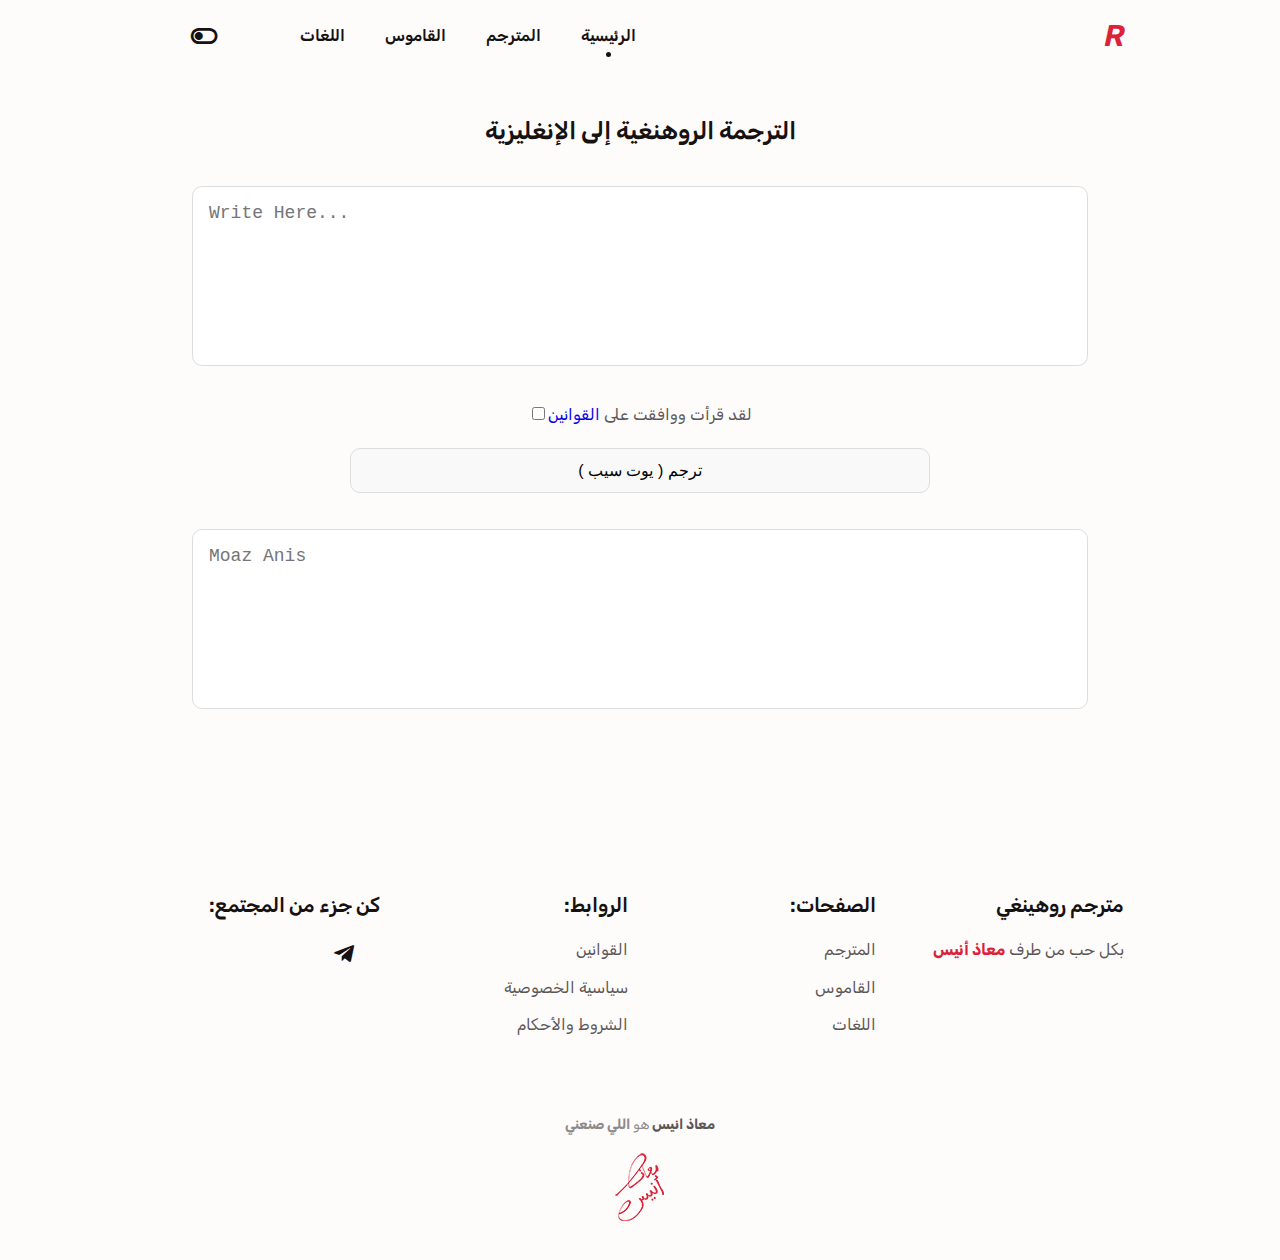
<file: translatorRo2En.html>
<!DOCTYPE html>
<html dir="rtl">
 <head>
  <script async src="https://pagead2.googlesyndication.com/pagead/js/adsbygoogle.js?client=ca-pub-7092235762125350"
     crossorigin="anonymous"></script>
<meta charset="UTF-8">
<meta name="viewport" content="width=device-width, initial-scale=1, maximum-scale=1, user-scalable=0, shrink-to-fit=no"/> 
<!--========== BOX ICONS ==========-->
<link href='https://unpkg.com/boxicons@2.0.7/css/boxicons.min.css' rel='stylesheet'>
<meta name="description" content="مترجم روهينغي هو أول مترجم روهينغي اركاني تم برمجته من قبل معاذ أنيس."/>
<meta name="keywords" content="روهينغي, ترجمة, بورما, اللغة, الأركان, ميانمار"/>
<meta name="author" content="معاذ أنيس"/>
<meta name="apple-mobile-web-app-title" content="مترجم روهينغي"/>
<meta name="application-name" content="مترجم روهينغي"/>
<meta name="theme-color" content="#ffffff"/>
<meta name="og:title" content="مترجم روهينغي - مورد عظيم"/>
<meta name="og:description" content="مترجم روهينغي هو أول مترجم روهينغي اركاني تم برمجته من قبل معاذ أنيس."/>
<meta name="og:url" content="https://rohingya-translator.github.io/"/>
<meta name="og:site_name" content="مترجم وقاموس روهينغي"/>
<meta name="og:type" content="website"/>
<meta name="og:locale" content="ar_SA"/>
<meta name="twitter:title" content="مترجم وقاموس روهينغي"/>
<meta name="twitter:description" content="مترجم روهينغي هو أول مترجم روهينغي اركاني تم برمجته من قبل معاذ أنيس."/>
<link rel="canonical" href="https://rohingya-translator.github.io/"/>
<link rel="apple-touch-icon" href="favicon/favicon.ico" type="image/png"/>
<link rel="manifest" href="favicon/manifest.json"/>
<link rel="shortcut icon" href="favicon/favicon.ico" type="image/x-icon"/>
<!--========== CSS ==========-->
<link rel="stylesheet" href="assets/css/styles.css">
<title>الترجمة الروهنغية إلى الإنغليزية</title>
<link rel="icon" href="assets/img/logo.png" type="image/x-icon">
 </head>
 <body>
<!--========== SCROLL TOP ==========-->
<a href="#" class="scrolltop" id="scroll-top"> <i class='bx bx-up-arrow-alt scrolltop__icon'></i> </a>
<!--========== HEADER ==========-->
<header class="l-header" id="header">
 <nav class="nav bd-container">
<a href="#" class="nav__logo" style="font-size: 30px;"><i><span style="color:#db2238;">R</span></i></a>
<div class="nav__menu" id="nav-menu">
 <ul class="nav__list">
<li class="nav__item">
 <a href="/ar/" class="nav__link active-link">الرئيسية</a>
</li>
<li class="nav__item">
 <a href="index.html#translator" class="nav__link">المترجم</a>
</li>
<li class="nav__item">
 <a href="index.html#Dictionary" class="nav__link">القاموس</a>
</li>
<li class="nav__item">
 <a href="index.html#languages" class="nav__link">اللغات</a>
</li>
<li class="nav__item">
 <!--<a href="index.html" class="nav__link">English</a>-->
</li>
<li>
 <i class="bx bx-toggle-left change-theme" id="theme-button"></i>
</li>
 </ul>
</div>
<div class="nav__toggle" id="nav-toggle">
 <i class='bx bx-grid-alt'></i>
</div>
 </nav>
</header>
<main class="l-main">
 <!--========== HOME ==========-->
 <section class="share section bd-container" id="rules">
<div class="container1 container1_mybtn"dir="ltr">
 <h2>الترجمة الروهنغية إلى الإنغليزية</h2>
 <div class="translation-box">
<textarea id="inputText" placeholder="Write Here..."></textarea>
 </div>
<label for="agree">
<input type="checkbox" id="agree">لقد قرأت ووافقت على <a href="privacy-policy.html#rules">القوانين</a></label> <button onclick="translateText()" id="btn" class="mybtn">ترجم ( يوت سيب )</button>
 <div id="translated-box">
<textarea readonly id="outputText" placeholder="Moaz Anis"></textarea>
 </div>
</div>
 </section>
 <!--========== FOOTER ==========-->
 <footer class="footer section">
<div class="footer__container bd-container bd-grid">
 <div class="footer__content">
<h3 class="footer__title"> <a href="#" class="footer__logo">مترجم روهينغي</a> </h3>
<p class="footer__description">بكل حب من طرف&nbsp;<span style="color:#db2238;"><b>معاذ أنيس</b></span></p>
 </div>
 <div class="footer__content">
<h3 class="footer__title">الصفحات:</h3>
<ul>
 <li>
<a href="index.html#translator" class="footer__link">المترجم</a>
 </li>
 <li>
<a href="index.html#Dictionary" class="footer__link">القاموس</a>
 </li>
 <li>
<a href="index.html#languages" class="footer__link">اللغات</a>
 </li>
</ul>
 </div>
 <div class="footer__content">
<h3 class="footer__title">الروابط:</h3>
<ul>
 <li>
<a href="privacy-policy.html" class="footer__link">القوانين</a>
 </li>
 <li>
<a href="privacy-policy.html" class="footer__link">سياسية الخصوصية</a>
 </li>
 <li>
<a href="privacy-policy.html" class="footer__link">الشروط والأحكام</a>
 </li>
</ul>
 </div>
 <div class="footer__content">
<h3 class="footer__title">كن جزء من المجتمع:</h3>
<a href="https://t.me/rohingya_translator" target="_blank" class="footer__social"><i class='bx bxl-telegram'></i></a>
 </div>
</div>
<p class="footer__copy"><a href="https://t.me/moaz_anis" class="footer__link"><b>معاذ انيس</b></a> هو <b>اللي صنعني</b></p>
<div class="smalllogo animationya">
 <img src="assets/img/moath.png">
</div>
 </footer>
 <!--========== MAIN JS ==========-->
 <script src="assets/js/main.js"></script>
 <script src="assets/translatorjs/Rohingya2English.js"></script>
  </body>
</html>
</file>
<file: assets/css/styles.css>
/*===== GOOGLE FONTS =====*/
@import url('https://fonts.googleapis.com/css2?family=Rubik:wght@400;600;700&display=swap');

/*===== VARIABLES CSS =====*/
:root {
  --header-height: 3rem;

  /*========== Colors ==========*/
  --first-color: #da2535;
  --first-color-alt: #c42130;
  --first-color-send: #de3b49;
  --title-color: #161212;
  --text-color: #5b5757;
  --text-color-light: #8f8a8a;
  --body-color: #fefbfb;
  --container-color: #fff;

  /*========== Font and typography ==========*/
  --body-font: Rubik;
  --biggest-font-size: 2rem;
  --h2-font-size: 1.25rem;
  --h3-font-size: 1.125rem;
  --normal-font-size: 0.938rem;
  --small-font-size: 0.813rem;

  /*========== Font weight ==========*/
  --font-semi-bold: 600;
  --font-bold: 700;

  /*========== Margenes ==========*/
  --mb-1: 0.5rem;
  --mb-2: 1rem;
  --mb-3: 1.5rem;
  --mb-4: 2rem;
  --mb-5: 2.5rem;
  --mb-6: 3rem;
  /*========== z index ==========*/

  --z-tooltip: 10;
  --z-fixed: 100;
}

@media screen and (min-width: 968px) {
  :root {
--biggest-font-size: 3rem;
--h2-font-size: 1.75rem;
--h3-font-size: 1.25rem;
--normal-font-size: 1rem;
--small-font-size: 0.875rem;
  }
}

/*========== BASE ==========*/
*,
::before,
::after {
  box-sizing: border-box;
}

html {
  scroll-behavior: smooth;
}

/*========== Variables Dark theme ==========*/
body.dark-theme {
  --first-color-send: #161212;
  --title-color: #f3f1f1;
  --text-color: #d1c7c8;
  --body-color: #1f1f1f;
  --container-color: #302728;
}

/*========== Button Dark/Light ==========*/
.change-theme {
  position: absolute;
  right: 1.5rem;
  top: 2.2rem;
  display: flex;
  color: var(--title-color);
  font-size: 2rem;
  cursor: pointer;
}

body {
  margin: var(--header-height) 0 0 0;
  font-family: var(--body-font);
  font-size: var(--normal-font-size);
  background-color: var(--body-color);
  color: var(--text-color);
  line-height: 1.6;
  -webkit-tap-highlight-color:transparent;
}

h1,
h2,
h3,
ul,
p {
  margin: 0;
}

h1,
h2,
h3 {
  font-weight: var(--font-semi-bold);
  color: var(--title-color);
}

ul {
  padding: 0;
  list-style: none;
}

a {
  text-decoration: none;
}

img {
  max-width: 100%;
  height: auto;
}

/*========== CLASS CSS ==========*/
.section {
  padding: 4rem 0 2rem;
}

.section-title,
.section-title-center {
  font-size: var(--h2-font-size);
  color: var(--title-color);
  text-align: center;
  margin-bottom: var(--mb-3);
}

/*========== LAYOUT ==========*/
.l-main {
  overflow: hidden;
}

.bd-container {
  max-width: 968px;
  width: calc(100% - 3rem);
  margin-left: var(--mb-3);
  margin-right: var(--mb-3);
}

.bd-grid {
  display: grid;
  gap: 1.5rem;
}

.l-header {
  width: 100%;
  position: fixed;
  top: 0;
  left: 0;
  z-index: var(--z-fixed);
  background-color: var(--body-color);
}

/*========== NAV ==========*/
.nav {
  height: var(--header-height);
  display: flex;
  justify-content: space-between;
  align-items: center;
}

@media screen and (max-width: 768px) {
  .nav__menu {
position: fixed;
top: -100%;
left: 0;
right: 0;
width: 90%;
margin: 0 auto;
padding: 2.5rem 0 0;
text-align: center;
background-color: var(--body-color);
transition: 0.4s;
box-shadow: 0 0 4px rgba(0, 0, 0, 0.1);
border-radius: 2rem;
z-index: var(--z-fixed);
  }
}

.nav__item {
  margin-bottom: var(--mb-3);
}

.nav__link,
.nav__logo,
.nav__toggle {
  color: var(--title-color);
  font-weight: var(--font-semi-bold);
}

.nav__logo:hover {
  color: var(--first-color);
}

.nav__link {
  transition: 0.3s;
}

.nav__link:hover {
  color: var(--first-color);
}

.nav__toggle {
  font-size: 1.3rem;
  cursor: pointer;
}

/* Show menu */
.show-menu {
  top: calc(var(--header-height) + 1rem);
}

/* Active menu link */
.active-link {
  position: relative;
}

.active-link::before {
  content: '';
  position: absolute;
  bottom: -0.75rem;
  left: 45%;
  width: 5px;
  height: 5px;
  background-color: var(--title-color);
  border-radius: 50%;
}

/* Change background header */
.scroll-header {
  box-shadow: 0 1px 4px rgba(0, 0, 0, 0.1);
}

/* Scroll top */
.scrolltop {
  position: fixed;
  right: 1rem;
  bottom: -20%;
  display: flex;
  justify-content: center;
  align-items: center;
  padding: 0.3rem;
  background: rgba(218, 37, 53, 0.5);
  border-radius: 0.4rem;
  z-index: var(--z-tooltip);
  transition: 0.4s;
  visibility: hidden;
}

.scrolltop:hover {
  background-color: var(--first-color);
}

.scrolltop__icon {
  font-size: 1.5rem;
  color: var(--body-color);
}

.show-scroll {
  visibility: visible;
  bottom: 1.5rem;
}

/*========== HOME ==========*/
.home__container {
  row-gap: 0.5rem;
}

.home__img {
  width: 280px;
  justify-self: center;
}

.home__title {
  font-size: var(--biggest-font-size);
  font-weight: var(--font-bold);
  margin-bottom: var(--mb-2);
}

.home__description {
  margin-bottom: var(--mb-3);
}

/*========== BUTTONS ==========*/
.button {
  display: inline-block;
  background-color: var(--first-color);
  color: #fff;
  padding: 1rem 1.5rem;
  border-radius: 0.5rem;
  font-weight: var(--font-semi-bold);
  transition: 0.3s;
}

.button:hover {
  background-color: var(--first-color-alt);
}

.button-link {
  background: none;
  padding: 0;
  color: var(--first-color);
}

.button-link:hover {
  background-color: transparent;
  color: var(--first-color-alt);
}

/*========== SHARE ==========*/
.share__data {
  text-align: center;
}

.share__description {
  margin-bottom: var(--mb-2);
}

.share__img {
  width: 280px;
  justify-self: center;
}

/*========== DECORATION ==========*/
.decoration__container {
  grid-template-columns: repeat(auto-fit, minmax(220px, 1fr));
}

.decoration__data {
  text-align: center;
  padding: 1rem 0.4rem 2rem;
  background-color: var(--container-color);
  box-shadow: 0 2px 6px rgba(65, 11, 16, 0.15);
  border-radius: 1rem;
}

.decoration__data:hover {
  box-shadow: 0 3px 12px rgba(65, 11, 16, 0.15);
}

.decoration__img {
  width: 90px;
}

.decoration__title {
  font-size: var(--h3-font-size);
  margin-bottom: var(--mb-1);
}

/*========== ACCESSORIES ==========*/
.accessory__container {
  grid-template-columns: repeat(2, 1fr);
  padding-bottom: 2rem;
}

.accessory__content {
  position: relative;
  display: grid;
  padding: 0.25rem 0.75rem 0.75rem;
  background-color: var(--container-color);
  box-shadow: 0 2px 6px rgba(65, 11, 16, 0.15);
  border-radius: 1rem;
}

.accessory__content:hover {
  box-shadow: 0 3px 12px rgba(65, 11, 16, 0.15);
}

.accessory__img {
  width: 110px;
  justify-self: center;
  margin-bottom: 0.25rem;
}

.accessory__title,
.accessory__category {
  text-align: center;
}

.accessory__title {
  font-size: var(--normal-font-size);
}

.accessory__category {
  font-size: var(--small-font-size);
  margin-bottom: var(--mb-1);
  color: var(--text-color-light);
}

.accessory__preci {
  font-weight: var(--font-semi-bold);
  color: var(--title-color);
}

.accessory__button {
  position: absolute;
  top: 0;
  right: 0;
  display: flex;
  font-size: 1.25rem;
  padding: 0.5rem 0.625rem;
  border-radius: 1rem 0 1rem 0;
}

/*========== SEND GIFT ==========*/
.send {
  background-color: var(--first-color-send);
}

.send__title,
.send__description {
  color: #fff;
}

.send__description {
  text-align: center;
  margin-bottom: var(--mb-4);
}

.send__direction {
  display: flex;
  justify-content: space-between;
  background-color: #fff;
  text-align: left;
  width: 70px;
  padding: 0.5rem;
  border-radius: 0.5rem;
}

.send__input {
  width: 70%;
  outline: none;
  border: none;
  font-size: var(--normal-font-size);
  font-family: var(--body-font);
}

.send__input::placeholder {
  font-family: var(--body-font);
}

.send__img {
  width: 280px;
  justify-self: center;
}

/*========== FOOTER ==========*/
.footer__container {
  grid-template-columns: repeat(auto-fit, minmax(220px, 1fr));
}

.footer__logo {
  color: var(--title-color);
}

.footer__title {
  margin-bottom: var(--mb-2);
}

.footer__logo,
.footer__title {
  font-size: var(--h3-font-size);
}

.footer__link {
  display: inline-block;
  margin-bottom: 0.75rem;
  color: var(--text-color);
}

.footer__link:hover {
  color: var(--first-color);
}

.footer__social {
  font-size: 1.5rem;
  color: var(--title-color);
  margin-right: var(--mb-3);
}

.footer__social:hover {
  color: var(--first-color);
}

.footer__copy {
  text-align: center;
  font-size: var(--small-font-size);
  color: var(--text-color-light);
  margin-top: 4rem;
}

/*========== MEDIA QUERIES ==========*/

/* For full-screen images on small screens */
@media screen and (max-width: 359px) {
  .home__img,
  .share__img,
  .send__img {
width: 100%;
  }
}

@media screen and (min-width: 576px) {
  .home__container,
  .share__container,
  .send__container {
grid-template-columns: repeat(2, 1fr);
align-items: center;
  }

  .home__container {
padding: 5rem 0 0;
  }

  .home__img {
order: 1;
  }

  .section-title-center,
  .share__data,
  .send__description {
text-align: initial;
  }

  .home__img,
  .share__img,
  .send__img {
width: 100%;
  }

  .share__img {
order: -1;
  }
}

@media screen and (min-width: 768px) {
  body {
margin: 0;
  }

  .section {
padding-top: 7rem;
  }

  .nav {
height: calc(var(--header-height) + 1.5rem);
  }

  .nav__list {
display: flex;
align-items: center;
  }

  .nav__item {
margin-left: var(--mb-5);
margin-bottom: 0;
  }

  .nav__toggle {
display: none;
  }

  .change-theme {
position: initial;
margin-left: var(--mb-4);
  }

  .home__container {
padding: 7rem 2rem 0;
  }

  .share__container {
padding: 0 2rem;
  }

  .accessory__container {
grid-template-columns: repeat(3, 224px);
justify-content: center;
  }

  .accessory__content {
padding: 0.5rem 1.5rem 1.5rem;
  }

  .accessory__img {
width: 120px;
margin-bottom: var(--mb-1);
  }

  .accessory__title,
  .accessory__category {
text-align: initial;
  }

  .accessory__button {
padding: 0.75rem;
  }

  .send {
background: none;
  }

  .send__container {
background-color: var(--first-color-send);
padding: 2rem;
border-radius: 1.5rem;
  }
}

@media screen and (min-width: 968px) {
  .bd-container {
margin-left: auto;
margin-right: auto;
  }

  .home__img,
  .share__img,
  .send__img {
width: 469px;
  }

  .home__container,
  .share__container,
  .send__container {
column-gap: 5rem;
  }
}

/*logo at bottom*/
.smalllogo{
display: flex;
justify-content: center;
align-items: center;
margin: 0;
}
.smalllogo img{
width: 70px;
height:80px;
}
/*move logo at bottom*/
.animationya {
   overflow: hidden;
  animation-duration: 2s;
  animation-name: rotates;
  animation-iteration-count: infinite;
  animation-direction: alternate;
}

@keyframes rotates {
  from {
transform: rotate3d(0, 1, 0, 340deg);

-webkit-mask-image: linear-gradient(45deg,#000 25%,rgba(0,0,0,.2) 50%,#000 75%);
mask-image: linear-gradient(45deg,#000 25%,rgba(0,0,0,.2) 50%,#000 75%);
-webkit-mask-size: 500%;
mask-size: 500%;
-webkit-mask-position: 0;
mask-position: 0;

  }

  to {
transform: rotate3d(0, 2, 15, 360deg);

transition: mask-position 2s ease,-webkit-mask-position 2s ease;
-webkit-mask-position: 120%;
mask-position: 120%;
opacity: 1;
  }
}
/*mutargim*/
  .container1 {
 display: flex;
 align-items: center;
 justify-content: center;
 flex-direction: column;
 flex-wrap: nowrap;
 padding-bottom: 20px;
}

.container1_foto {
 flex-direction: column;
 display: flex;
 width: 100%;
 justify-content: center;
 align-items: center;

}

.nombre{
 padding-top: 10px;
 padding-bottom: 10px;
 font-size: 2rem;
 color: #E51954;
}
.container1_mybtn {
 display: flex;
 align-items: center;
 justify-content: center;
 flex-direction: column;
 width: 100%;
 text-align: center;
 gap: 20px;
}

.mybtn {
 background-color: #f9f9f9;
 min-width: 60%;
 padding: .75rem 1rem;
 align-items: center;
 text-decoration: none;
 color: #000;
 transition-duration: 0.7s;
 font-size: 1rem;
 border-radius: 10px;
border: 1px solid #ddd;
cursor: pointer;
}

.mybtn:hover{
border: 1px solid #bbb;
 background-color: transparent;
 transition-duration: 0.7s;
/*#393E46*/
}
textarea {
display: block;
margin: 1rem;
width: 70vw;
height: 20vh;
padding: 1rem;
box-sizing: border-box;
justify-content: center;
 border-radius: 10px;
 border: 1px solid #ddd;
resize: none;
font-size: 1.125rem;
font: Rubik;
  }
  #search-container {
text-align: center;
margin-bottom: 20px;
}
/*dictonary*/
table {
width: 100%;
border-collapse: separate;
border-spacing: 0px;
border-radius: 10px;
border: 1px solid #ddd;
overflow: hidden;
}
table, th, td {
border: 1px solid #ddd;
}
th, td {
padding: 10px;
text-align: left;
}
th, td:hover {
  background: rgba(0, 0, 0, 0.04);
}
th.sortable {
cursor: pointer;
}
th svg {
width: 10px;
height: 10px;
margin-left: 5px;
vertical-align: middle;
}
#pagination {
text-align: center;
margin-top: 20px;
}
.page-number {
cursor: pointer;
margin: 5px;
padding: 5px 10px;
display: inline-block;
border-radius: 10px;
border: 1px solid #ddd;
}
.page-number:hover {
cursor: pointer;
margin: 5px;
padding: 5px 10px;
display: inline-block;
border-radius: 10px;
background: rgba(0, 0, 0, 0.04);
}
.search-container {
display: flex;
align-items: center;
justify-content: center; /* Center horizontally */
border-radius: 10px;
overflow: hidden;
background-color: #fff;
width: 90%;
max-width: 500px;
margin: 0 auto; /* Center horizontally on the page */
}

.search-input {
border: 1px solid #ddd;
padding: 10px;
font-size: 16px;
outline: none;
flex: 1;
border-radius: 10px;
background-color: #ddd;
margin-right: 2px;
}

.search-button {
background-color: #db2238;
border: 1px solid #ddd;
padding: 10px;
display: flex;
justify-content: center;
align-items: center;
cursor: pointer;
border-radius: 10px;
margin-right: 2px;
}

.search-button:focus {
outline: none;
}

.search-icon {
width: 20px;
height: 20px;
color: #fff;
border-radius: 100px;
}

th:nth-child(1) {
width: 5%;
}
th:nth-child(2), th:nth-child(3) {
width: 45%;
}
/*dictonary end*/

/* Modal container */
.modal {
display: none; /* Hidden by default */
position: fixed; /* Stay in place */
z-index: 1; /* Sit on top */
left: 0;
top: 0;
width: 100%; /* Full width */
height: 100%; /* Full height */
overflow: auto; /* Enable scroll if needed */
background-color: rgb(0,0,0); /* Fallback color */
background-color: rgba(0,0,0,0.4); /* Black w/ opacity */
align-items: center;
justify-content: center;
animation: fadeIn 0.5s; /* Animation */
}

@keyframes fadeIn {
from {opacity: 0;}
to {opacity: 1;}
}

.modal-content {
background-color: #1f1f1f;
margin: auto;
padding: 20px;
border: 1px solid #ddd;
width: 80%; /* Could be more or less, depending on screen size */
height: 65%;
color: #fff;
border-radius: 10px;
display: flex;
flex-direction: column;
animation: slideIn 0.5s; /* Animation */
}

@keyframes slideIn {
from {transform: translateY(-100px);}
to {transform: translateY(0);}
}

.modal-header {
border-bottom: 1px solid #ddd;
padding-bottom: 10px;
margin-bottom: 20px;
}

.modal-footer {
border-top: 1px solid #ddd;
padding-top: 10px;
margin-top: 20px;
text-align: right;
}

.modal-body {
overflow-y: auto;
flex-grow: 1;
padding: 10px 0;
}

.modal-body p {
text-align: center;
}
.close-button {
color: #aaa;
float: right;
font-size: 28px;
font-weight: bold;
}

.close-button:hover,
.close-button:focus {
color: black;
text-decoration: none;
cursor: pointer;
}
</file>
